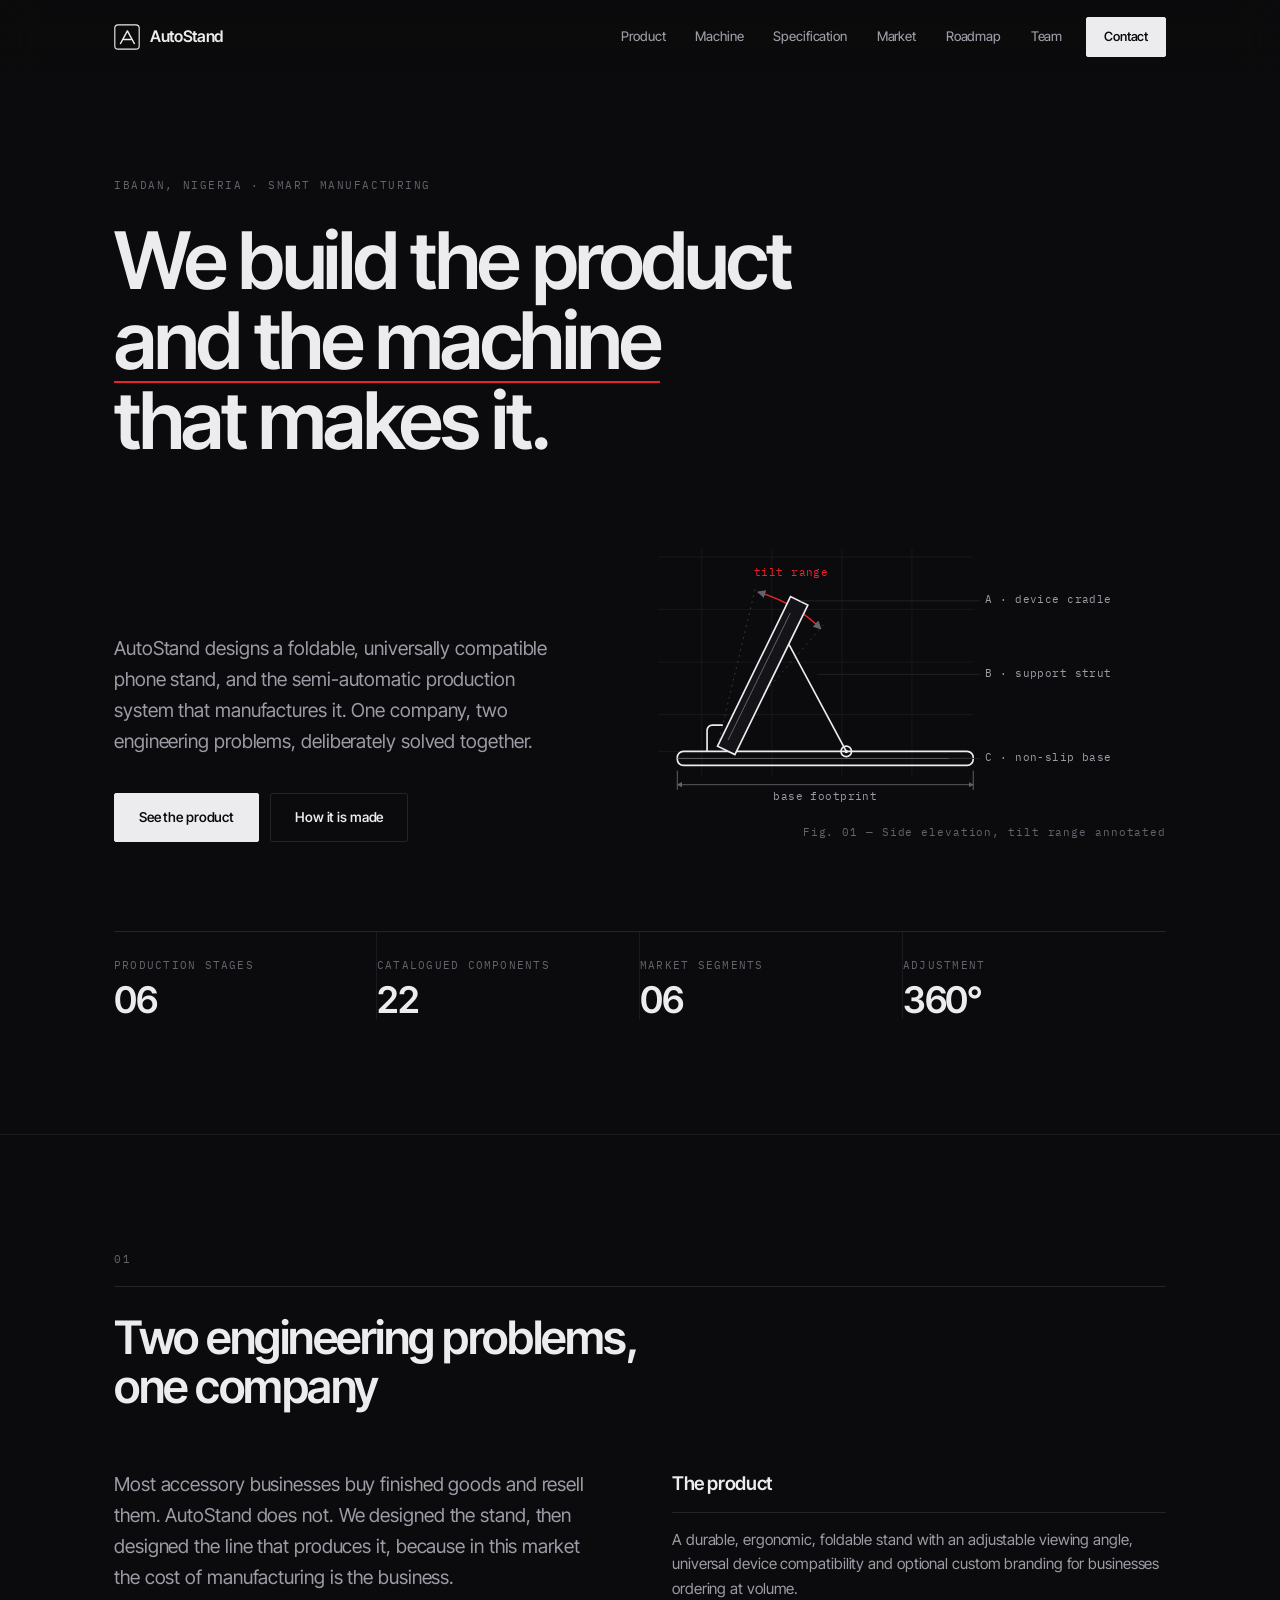
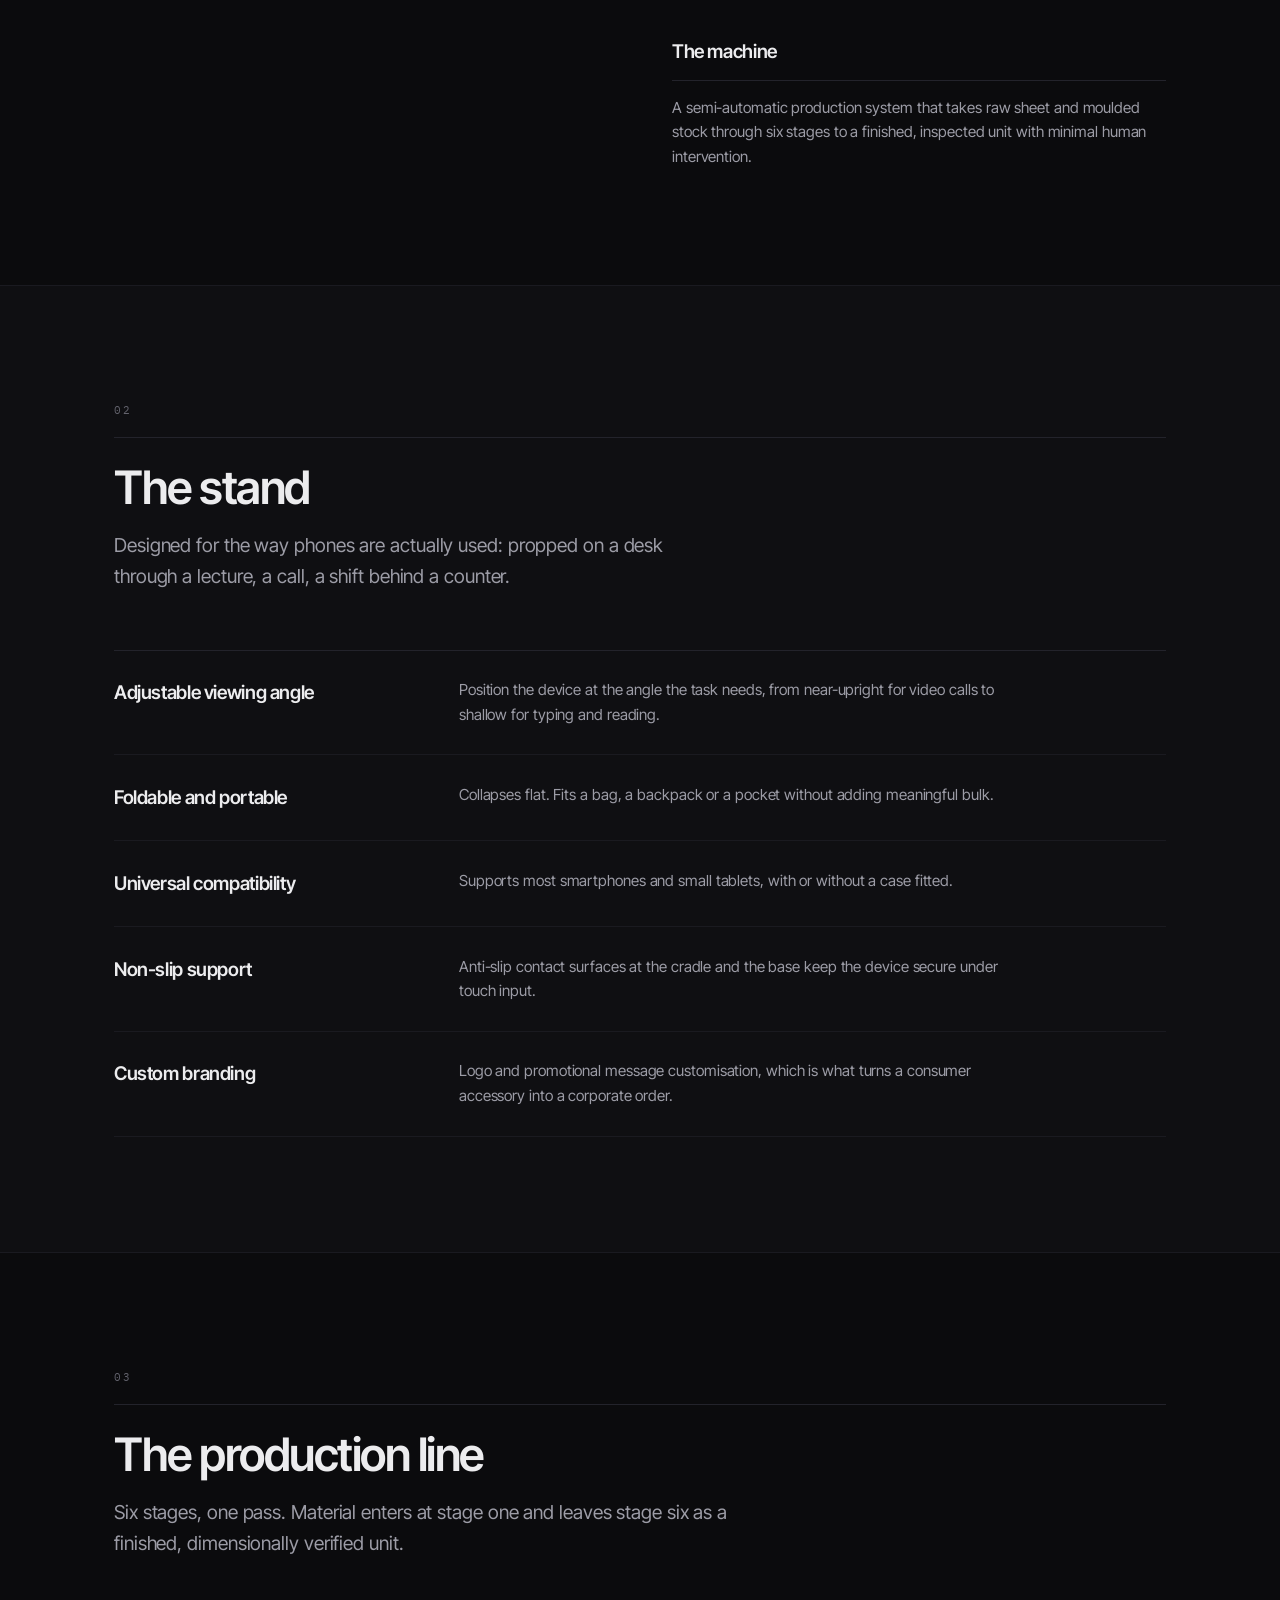
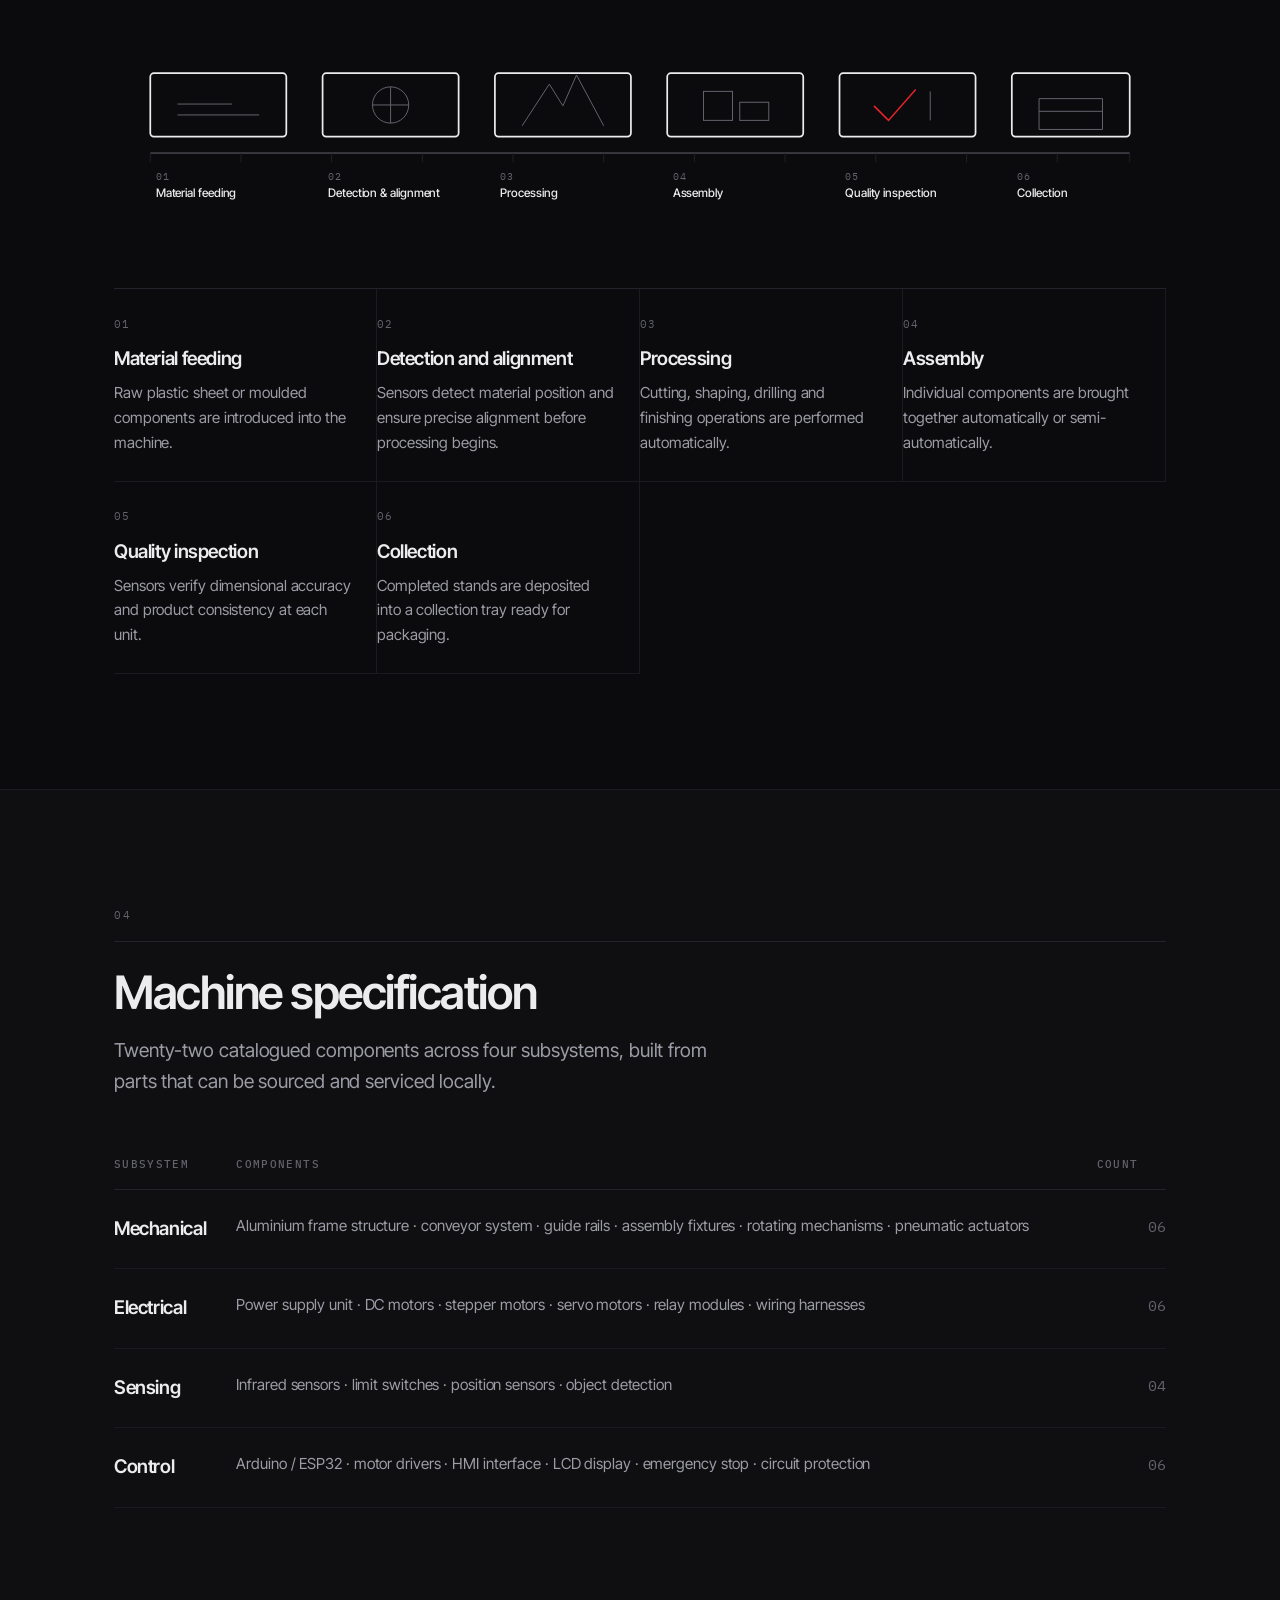
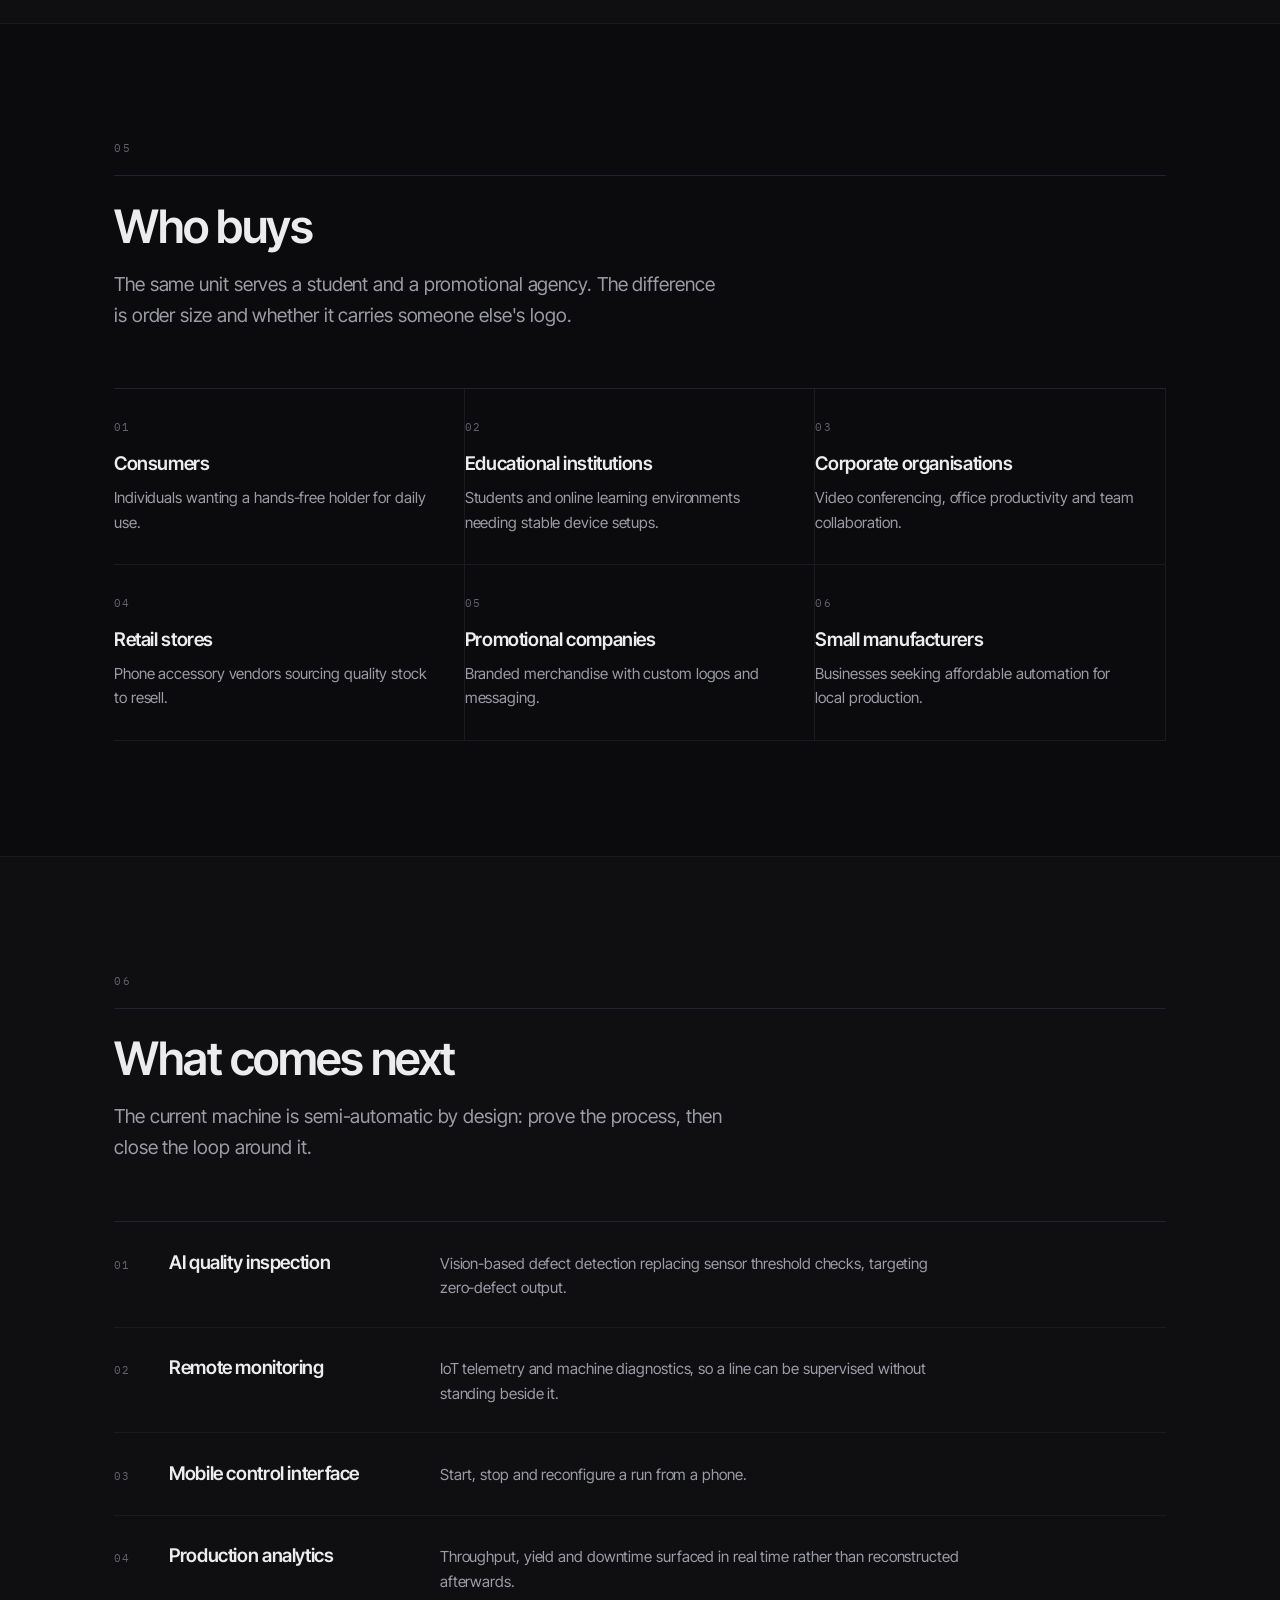
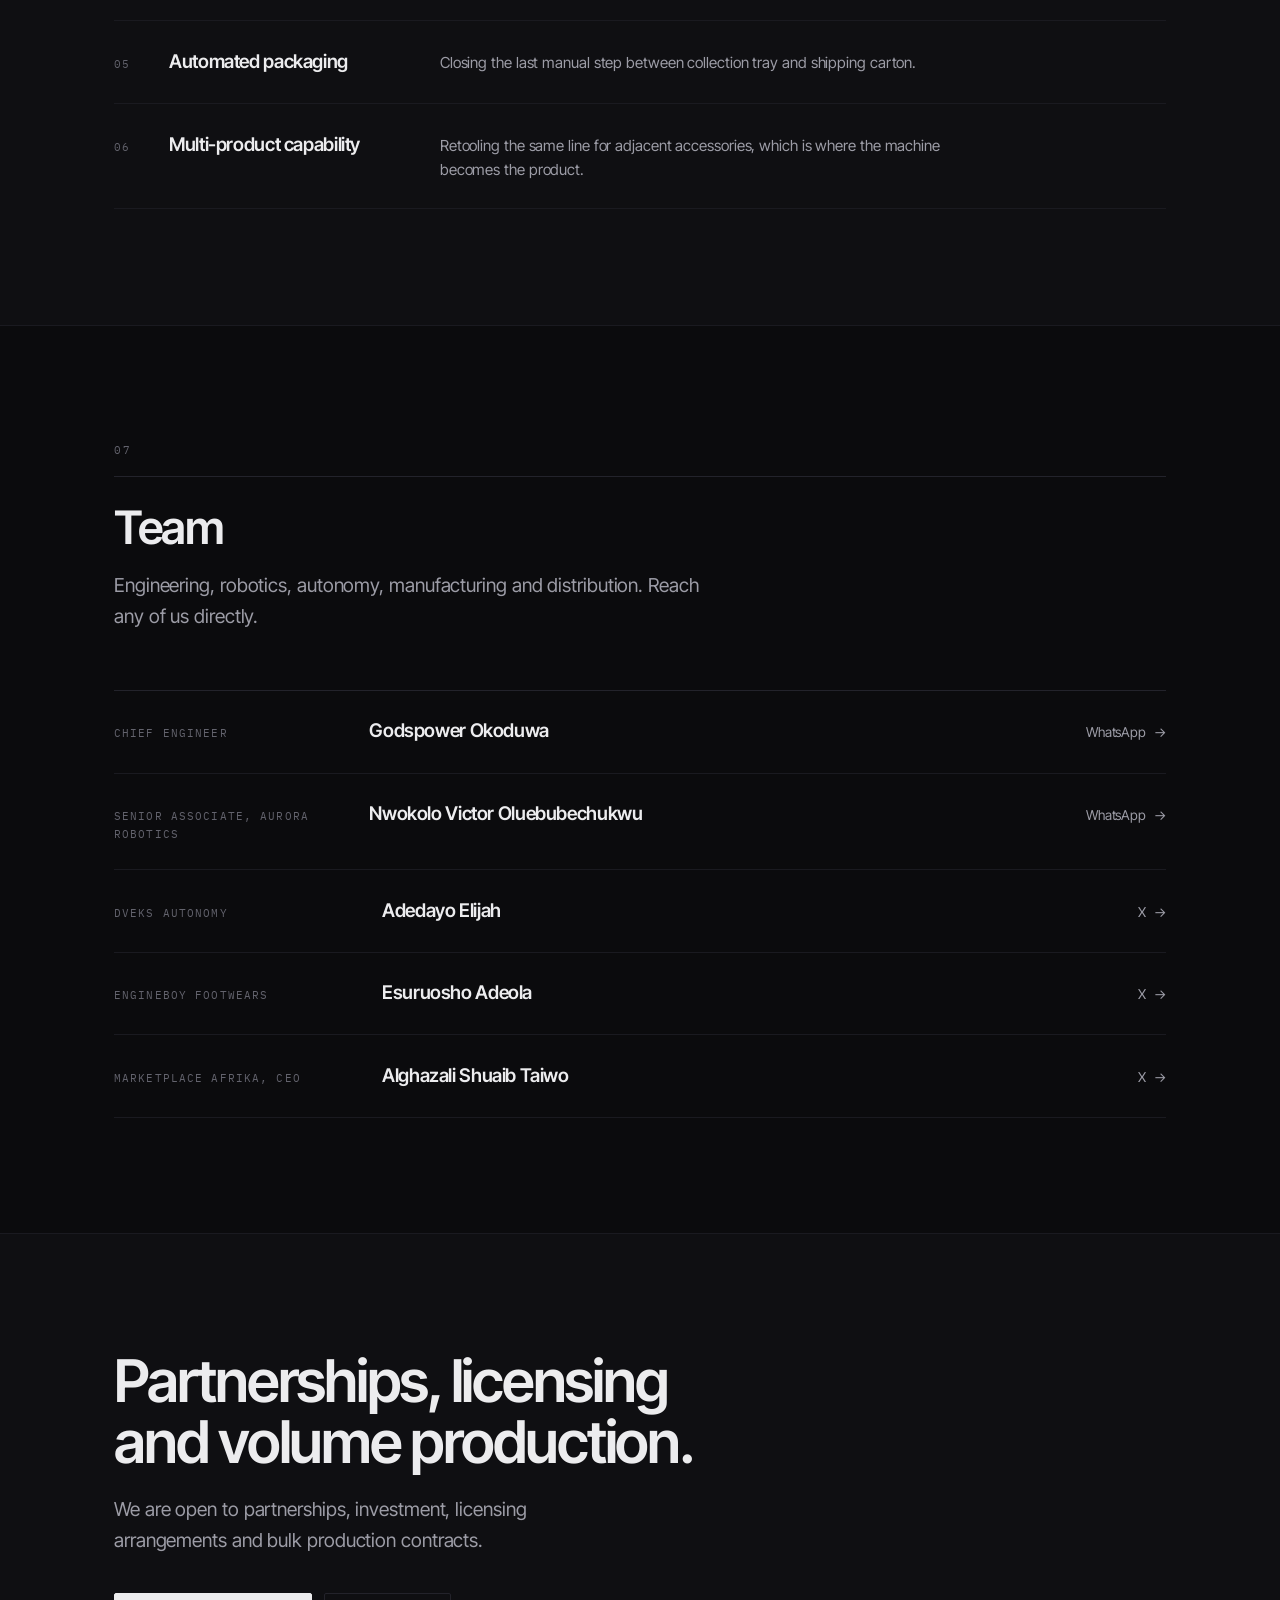
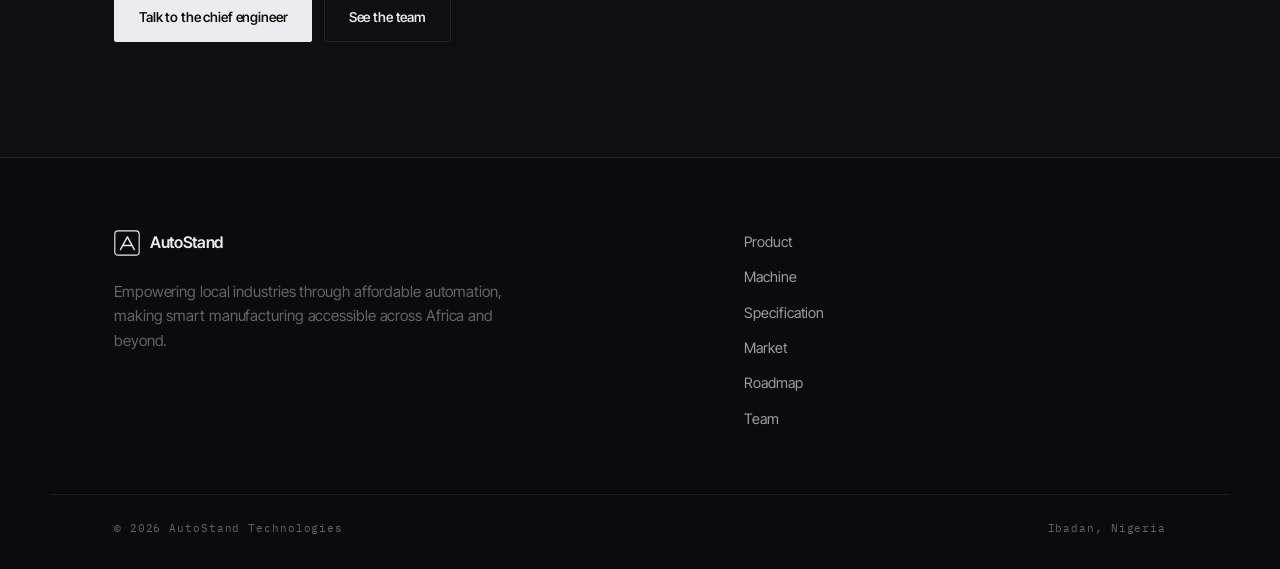
<file: index.html>
<!DOCTYPE html>
<html lang="en">
<head>
<meta charset="UTF-8">
<meta name="viewport" content="width=device-width, initial-scale=1">
<title>AutoStand Technologies — We build the product and the machine that makes it</title>

<meta name="description" content="AutoStand Technologies designs a foldable, universally compatible phone stand and the semi-automatic production system that manufactures it. Smart manufacturing for Africa and beyond.">
<meta name="theme-color" content="#0B0B0D">
<link rel="canonical" href="https://nevodesigns.github.io/autostand-technologies/">

<meta property="og:type" content="website">
<meta property="og:title" content="AutoStand Technologies">
<meta property="og:description" content="We build the product and the machine that makes it.">
<meta property="og:url" content="https://nevodesigns.github.io/autostand-technologies/">
<meta property="og:site_name" content="AutoStand Technologies">
<meta name="twitter:card" content="summary_large_image">
<meta name="twitter:title" content="AutoStand Technologies">
<meta name="twitter:description" content="We build the product and the machine that makes it.">

<link rel="icon" href="assets/img/favicon.svg" type="image/svg+xml">

<link rel="preconnect" href="https://fonts.googleapis.com">
<link rel="preconnect" href="https://fonts.gstatic.com" crossorigin>
<link href="https://fonts.googleapis.com/css2?family=Inter+Tight:wght@400;500;600;700&family=IBM+Plex+Mono:wght@400;500&display=swap" rel="stylesheet">

<link rel="stylesheet" href="assets/css/styles.css">
</head>
<body>

<a class="skip" href="#main">Skip to content</a>

<!-- ─────────────────────────── HEADER ─────────────────────────── -->
<header class="site-head" id="siteHead">
  <div class="head-in">
    <a class="wordmark" href="#top" aria-label="AutoStand Technologies, home">
      <img src="assets/img/logo.svg" alt="" class="wordmark__mark" width="26" height="26">
      <span class="wordmark__text">AutoStand</span>
    </a>

    <nav class="nav" aria-label="Primary">
      <ul id="navList">
        <li><a href="#product">Product</a></li>
        <li><a href="#machine">Machine</a></li>
        <li><a href="#spec">Specification</a></li>
        <li><a href="#market">Market</a></li>
        <li><a href="#roadmap">Roadmap</a></li>
        <li><a href="#team">Team</a></li>
      </ul>
    </nav>

    <a class="btn btn--sm" href="#contact">Contact</a>
    <button class="menu-btn" id="menuBtn" aria-label="Menu" aria-expanded="false" aria-controls="navList">
      <span></span><span></span>
    </button>
  </div>
  <div class="head-progress" id="progress" aria-hidden="true"></div>
</header>

<main id="main">

<!-- ─────────────────────────── HERO ─────────────────────────── -->
<section class="hero" id="top">
  <div class="shell">
    <p class="eyebrow">Ibadan, Nigeria &middot; Smart manufacturing</p>
    <h1 class="hero__title">
      We build the product<br>
      <span class="u">and the machine</span><br>
      that makes it.
    </h1>

    <div class="hero__lower">
      <div class="hero__copy">
        <p class="lede">
          AutoStand designs a foldable, universally compatible phone stand, and the
          semi-automatic production system that manufactures it. One company, two
          engineering problems, deliberately solved together.
        </p>
        <div class="hero__actions">
          <a class="btn" href="#product">See the product</a>
          <a class="btn btn--quiet" href="#machine">How it is made</a>
        </div>
      </div>

      <figure class="hero__fig">
        <svg viewBox="0 0 620 340" role="img" aria-labelledby="figTitle figDesc" class="drawing">
          <title id="figTitle">Side elevation of the AutoStand phone stand</title>
          <desc id="figDesc">Technical drawing: a device resting on an adjustable support strut above a non-slip base, with the tilt range shown between a steep and a shallow position.</desc>

          <defs>
            <marker id="arrow" viewBox="0 0 10 10" refX="9" refY="5"
                    markerWidth="6" markerHeight="6" orient="auto-start-reverse">
              <path d="M0 0 L10 5 L0 10 z" fill="currentColor"/>
            </marker>
          </defs>

          <g class="d-grid">
            <path d="M40 56 H400 M40 116 H400 M40 176 H400 M40 236 H400 M40 278 H400"/>
            <path d="M90 46 V306 M170 46 V306 M250 46 V306 M330 46 V306"/>
          </g>

          <!-- tilt range: ghosted extremes -->
          <g class="d-ghost">
            <path d="M108 272 L152 88"/>
            <path d="M108 272 L232 130"/>
          </g>
          <path class="d-accent" d="M154 96 A 168 168 0 0 1 226 138"
                marker-start="url(#arrow)" marker-end="url(#arrow)"/>
          <text class="d-label d-label--accent" x="192" y="78" text-anchor="middle">tilt range</text>

          <!-- base -->
          <rect class="d-solid" x="62" y="278" width="338" height="16" rx="7"/>
          <path class="d-hair" d="M62 286 H400"/>

          <!-- front lip -->
          <path class="d-solid" d="M96 278 V254 a6 6 0 0 1 6-6 h12"/>

          <!-- support strut -->
          <path class="d-solid" d="M255 278 L188 153"/>
          <circle class="d-solid" cx="255" cy="278" r="6"/>
          <circle class="d-dot" cx="255" cy="278" r="2"/>

          <!-- device -->
          <polygon class="d-phone" points="108,272 191.3,101.2 211.1,110.8 127.8,281.6"/>
          <path class="d-hair" d="M120 265 L191 120"/>

          <!-- leaders -->
          <g class="d-leader">
            <path d="M203 106 H408"/>
            <text class="d-label" x="414" y="109">A &middot; device cradle</text>
            <path d="M222 190 H408"/>
            <text class="d-label" x="414" y="193">B &middot; support strut</text>
            <path d="M372 286 H408"/>
            <text class="d-label" x="414" y="289">C &middot; non-slip base</text>
          </g>

          <!-- dimension -->
          <path class="d-dim" d="M62 316 H400" marker-start="url(#arrow)" marker-end="url(#arrow)"/>
          <path class="d-hair" d="M62 300 V322 M400 300 V322"/>
          <text class="d-label" x="231" y="334" text-anchor="middle">base footprint</text>
        </svg>
        <figcaption>Fig. 01 &mdash; Side elevation, tilt range annotated</figcaption>
      </figure>
    </div>
  </div>

  <div class="shell">
    <dl class="figures">
      <div><dt>Production stages</dt><dd>06</dd></div>
      <div><dt>Catalogued components</dt><dd>22</dd></div>
      <div><dt>Market segments</dt><dd>06</dd></div>
      <div><dt>Adjustment</dt><dd>360&deg;</dd></div>
    </dl>
  </div>
</section>

<!-- ─────────────────────────── THESIS ─────────────────────────── -->
<section class="band" id="thesis">
  <div class="shell">
    <header class="sec-head">
      <p class="sec-num">01</p>
      <h2 class="sec-title">Two engineering problems, one company</h2>
    </header>

    <div class="split">
      <p class="split__lead">
        Most accessory businesses buy finished goods and resell them. AutoStand
        does not. We designed the stand, then designed the line that produces it,
        because in this market the cost of manufacturing is the business.
      </p>
      <div class="split__body">
        <article class="thesis-item">
          <h3>The product</h3>
          <p>
            A durable, ergonomic, foldable stand with an adjustable viewing angle,
            universal device compatibility and optional custom branding for
            businesses ordering at volume.
          </p>
        </article>
        <article class="thesis-item">
          <h3>The machine</h3>
          <p>
            A semi-automatic production system that takes raw sheet and moulded
            stock through six stages to a finished, inspected unit with minimal
            human intervention.
          </p>
        </article>
      </div>
    </div>
  </div>
</section>

<!-- ─────────────────────────── PRODUCT ─────────────────────────── -->
<section class="band band--alt" id="product">
  <div class="shell">
    <header class="sec-head">
      <p class="sec-num">02</p>
      <h2 class="sec-title">The stand</h2>
      <p class="sec-lede">
        Designed for the way phones are actually used: propped on a desk through a
        lecture, a call, a shift behind a counter.
      </p>
    </header>

    <dl class="deflist">
      <div class="deflist__row">
        <dt>Adjustable viewing angle</dt>
        <dd>Position the device at the angle the task needs, from near-upright for video calls to shallow for typing and reading.</dd>
      </div>
      <div class="deflist__row">
        <dt>Foldable and portable</dt>
        <dd>Collapses flat. Fits a bag, a backpack or a pocket without adding meaningful bulk.</dd>
      </div>
      <div class="deflist__row">
        <dt>Universal compatibility</dt>
        <dd>Supports most smartphones and small tablets, with or without a case fitted.</dd>
      </div>
      <div class="deflist__row">
        <dt>Non-slip support</dt>
        <dd>Anti-slip contact surfaces at the cradle and the base keep the device secure under touch input.</dd>
      </div>
      <div class="deflist__row">
        <dt>Custom branding</dt>
        <dd>Logo and promotional message customisation, which is what turns a consumer accessory into a corporate order.</dd>
      </div>
    </dl>
  </div>
</section>

<!-- ─────────────────────────── MACHINE ─────────────────────────── -->
<section class="band" id="machine">
  <div class="shell">
    <header class="sec-head">
      <p class="sec-num">03</p>
      <h2 class="sec-title">The production line</h2>
      <p class="sec-lede">
        Six stages, one pass. Material enters at stage one and leaves stage six as
        a finished, dimensionally verified unit.
      </p>
    </header>

    <div class="flow-scroll">
      <svg viewBox="0 0 1160 220" role="img" aria-label="Six stage production flow: material feeding, detection and alignment, processing, assembly, quality inspection, product collection" class="drawing flow">
        <path class="d-hair" d="M40 150 H1120"/>
        <g class="d-tick">
          <path d="M40 150 v10 M140 150 v10 M240 150 v10 M340 150 v10 M440 150 v10 M540 150 v10 M640 150 v10 M740 150 v10 M840 150 v10 M940 150 v10 M1040 150 v10 M1120 150 v10"/>
        </g>

        <g class="flow-stage">
          <rect class="d-solid" x="40" y="62" width="150" height="70" rx="4"/>
          <path class="d-hair" d="M70 108 h90 M70 96 h60"/>
          <text class="d-num" x="46" y="180">01</text>
          <text class="d-cap" x="46" y="198">Material feeding</text>
        </g>
        <g class="flow-stage">
          <rect class="d-solid" x="230" y="62" width="150" height="70" rx="4"/>
          <circle class="d-hair" cx="305" cy="97" r="20"/>
          <path class="d-hair" d="M305 77 v40 M285 97 h40"/>
          <text class="d-num" x="236" y="180">02</text>
          <text class="d-cap" x="236" y="198">Detection &amp; alignment</text>
        </g>
        <g class="flow-stage">
          <rect class="d-solid" x="420" y="62" width="150" height="70" rx="4"/>
          <path class="d-hair" d="M450 120 l30 -46 l15 24 l15 -34 l30 56"/>
          <text class="d-num" x="426" y="180">03</text>
          <text class="d-cap" x="426" y="198">Processing</text>
        </g>
        <g class="flow-stage">
          <rect class="d-solid" x="610" y="62" width="150" height="70" rx="4"/>
          <rect class="d-hair" x="650" y="82" width="32" height="32"/>
          <rect class="d-hair" x="690" y="94" width="32" height="20"/>
          <text class="d-num" x="616" y="180">04</text>
          <text class="d-cap" x="616" y="198">Assembly</text>
        </g>
        <g class="flow-stage">
          <rect class="d-solid" x="800" y="62" width="150" height="70" rx="4"/>
          <path class="d-accent" d="M838 98 l16 16 l30 -34"/>
          <path class="d-hair" d="M900 82 v32"/>
          <text class="d-num" x="806" y="180">05</text>
          <text class="d-cap" x="806" y="198">Quality inspection</text>
        </g>
        <g class="flow-stage">
          <rect class="d-solid" x="990" y="62" width="130" height="70" rx="4"/>
          <path class="d-hair" d="M1020 90 h70 v34 h-70 z M1020 104 h70"/>
          <text class="d-num" x="996" y="180">06</text>
          <text class="d-cap" x="996" y="198">Collection</text>
        </g>
      </svg>
    </div>

    <ol class="stages">
      <li><h3>Material feeding</h3><p>Raw plastic sheet or moulded components are introduced into the machine.</p></li>
      <li><h3>Detection and alignment</h3><p>Sensors detect material position and ensure precise alignment before processing begins.</p></li>
      <li><h3>Processing</h3><p>Cutting, shaping, drilling and finishing operations are performed automatically.</p></li>
      <li><h3>Assembly</h3><p>Individual components are brought together automatically or semi-automatically.</p></li>
      <li><h3>Quality inspection</h3><p>Sensors verify dimensional accuracy and product consistency at each unit.</p></li>
      <li><h3>Collection</h3><p>Completed stands are deposited into a collection tray ready for packaging.</p></li>
    </ol>
  </div>
</section>

<!-- ─────────────────────────── SPEC ─────────────────────────── -->
<section class="band band--alt" id="spec">
  <div class="shell">
    <header class="sec-head">
      <p class="sec-num">04</p>
      <h2 class="sec-title">Machine specification</h2>
      <p class="sec-lede">
        Twenty-two catalogued components across four subsystems, built from parts
        that can be sourced and serviced locally.
      </p>
    </header>

    <div class="table-scroll">
      <table class="spec">
        <caption class="sr-only">Machine components by subsystem</caption>
        <thead>
          <tr><th scope="col">Subsystem</th><th scope="col">Components</th><th scope="col">Count</th></tr>
        </thead>
        <tbody>
          <tr>
            <th scope="row">Mechanical</th>
            <td>Aluminium frame structure · conveyor system · guide rails · assembly fixtures · rotating mechanisms · pneumatic actuators</td>
            <td class="num">06</td>
          </tr>
          <tr>
            <th scope="row">Electrical</th>
            <td>Power supply unit · DC motors · stepper motors · servo motors · relay modules · wiring harnesses</td>
            <td class="num">06</td>
          </tr>
          <tr>
            <th scope="row">Sensing</th>
            <td>Infrared sensors · limit switches · position sensors · object detection</td>
            <td class="num">04</td>
          </tr>
          <tr>
            <th scope="row">Control</th>
            <td>Arduino / ESP32 · motor drivers · HMI interface · LCD display · emergency stop · circuit protection</td>
            <td class="num">06</td>
          </tr>
        </tbody>
      </table>
    </div>
  </div>
</section>

<!-- ─────────────────────────── MARKET ─────────────────────────── -->
<section class="band" id="market">
  <div class="shell">
    <header class="sec-head">
      <p class="sec-num">05</p>
      <h2 class="sec-title">Who buys</h2>
      <p class="sec-lede">
        The same unit serves a student and a promotional agency. The difference is
        order size and whether it carries someone else's logo.
      </p>
    </header>

    <ul class="segments">
      <li><span class="segments__n">01</span><h3>Consumers</h3><p>Individuals wanting a hands-free holder for daily use.</p></li>
      <li><span class="segments__n">02</span><h3>Educational institutions</h3><p>Students and online learning environments needing stable device setups.</p></li>
      <li><span class="segments__n">03</span><h3>Corporate organisations</h3><p>Video conferencing, office productivity and team collaboration.</p></li>
      <li><span class="segments__n">04</span><h3>Retail stores</h3><p>Phone accessory vendors sourcing quality stock to resell.</p></li>
      <li><span class="segments__n">05</span><h3>Promotional companies</h3><p>Branded merchandise with custom logos and messaging.</p></li>
      <li><span class="segments__n">06</span><h3>Small manufacturers</h3><p>Businesses seeking affordable automation for local production.</p></li>
    </ul>
  </div>
</section>

<!-- ─────────────────────────── ROADMAP ─────────────────────────── -->
<section class="band band--alt" id="roadmap">
  <div class="shell">
    <header class="sec-head">
      <p class="sec-num">06</p>
      <h2 class="sec-title">What comes next</h2>
      <p class="sec-lede">
        The current machine is semi-automatic by design: prove the process, then
        close the loop around it.
      </p>
    </header>

    <ol class="roadmap">
      <li><h3>AI quality inspection</h3><p>Vision-based defect detection replacing sensor threshold checks, targeting zero-defect output.</p></li>
      <li><h3>Remote monitoring</h3><p>IoT telemetry and machine diagnostics, so a line can be supervised without standing beside it.</p></li>
      <li><h3>Mobile control interface</h3><p>Start, stop and reconfigure a run from a phone.</p></li>
      <li><h3>Production analytics</h3><p>Throughput, yield and downtime surfaced in real time rather than reconstructed afterwards.</p></li>
      <li><h3>Automated packaging</h3><p>Closing the last manual step between collection tray and shipping carton.</p></li>
      <li><h3>Multi-product capability</h3><p>Retooling the same line for adjacent accessories, which is where the machine becomes the product.</p></li>
    </ol>
  </div>
</section>

<!-- ─────────────────────────── TEAM ─────────────────────────── -->
<section class="band" id="team">
  <div class="shell">
    <header class="sec-head">
      <p class="sec-num">07</p>
      <h2 class="sec-title">Team</h2>
      <p class="sec-lede">
        Engineering, robotics, autonomy, manufacturing and distribution. Reach any
        of us directly.
      </p>
    </header>

    <ul class="people">
      <li>
        <a href="https://wa.me/qr/3ISP6P4NGU7WG1" target="_blank" rel="noopener noreferrer">
          <span class="people__role">Chief Engineer</span>
          <span class="people__name">Godspower Okoduwa</span>
          <span class="people__link">WhatsApp <i aria-hidden="true">&rarr;</i></span>
        </a>
      </li>
      <li>
        <a href="https://wa.me/message/TCRGVFSIQB46E1" target="_blank" rel="noopener noreferrer">
          <span class="people__role">Senior Associate, Aurora Robotics</span>
          <span class="people__name">Nwokolo Victor Oluebubechukwu</span>
          <span class="people__link">WhatsApp <i aria-hidden="true">&rarr;</i></span>
        </a>
      </li>
      <li>
        <a href="https://x.com/adedayofagey" target="_blank" rel="noopener noreferrer">
          <span class="people__role">DVEKS Autonomy</span>
          <span class="people__name">Adedayo Elijah</span>
          <span class="people__link">X <i aria-hidden="true">&rarr;</i></span>
        </a>
      </li>
      <li>
        <a href="https://x.com/ThatGuy_OnChain" target="_blank" rel="noopener noreferrer">
          <span class="people__role">EngineBoy Footwears</span>
          <span class="people__name">Esuruosho Adeola</span>
          <span class="people__link">X <i aria-hidden="true">&rarr;</i></span>
        </a>
      </li>
      <li>
        <a href="https://x.com/AlghazaliTaiwo" target="_blank" rel="noopener noreferrer">
          <span class="people__role">Marketplace Afrika, CEO</span>
          <span class="people__name">Alghazali Shuaib Taiwo</span>
          <span class="people__link">X <i aria-hidden="true">&rarr;</i></span>
        </a>
      </li>
    </ul>
  </div>
</section>

<!-- ─────────────────────────── CONTACT ─────────────────────────── -->
<section class="band band--end" id="contact">
  <div class="shell contact">
    <h2 class="contact__title">Partnerships, licensing<br>and volume production.</h2>
    <p class="contact__lede">
      We are open to partnerships, investment, licensing arrangements and bulk
      production contracts.
    </p>
    <div class="contact__actions">
      <a class="btn" href="https://wa.me/qr/3ISP6P4NGU7WG1" target="_blank" rel="noopener noreferrer">Talk to the chief engineer</a>
      <a class="btn btn--quiet" href="#team">See the team</a>
    </div>
  </div>
</section>

</main>

<!-- ─────────────────────────── FOOTER ─────────────────────────── -->
<footer class="site-foot">
  <div class="shell foot-in">
    <div class="foot-brand">
      <a class="wordmark" href="#top" aria-label="AutoStand Technologies">
        <img src="assets/img/logo.svg" alt="" class="wordmark__mark" width="24" height="24">
        <span class="wordmark__text">AutoStand</span>
      </a>
      <p>Empowering local industries through affordable automation, making smart manufacturing accessible across Africa and beyond.</p>
    </div>
    <nav class="foot-nav" aria-label="Footer">
      <a href="#product">Product</a>
      <a href="#machine">Machine</a>
      <a href="#spec">Specification</a>
      <a href="#market">Market</a>
      <a href="#roadmap">Roadmap</a>
      <a href="#team">Team</a>
    </nav>
  </div>
  <div class="shell foot-base">
    <span>&copy; 2026 AutoStand Technologies</span>
    <span>Ibadan, Nigeria</span>
  </div>
</footer>

<script src="assets/js/main.js" defer></script>
</body>
</html>
</file>
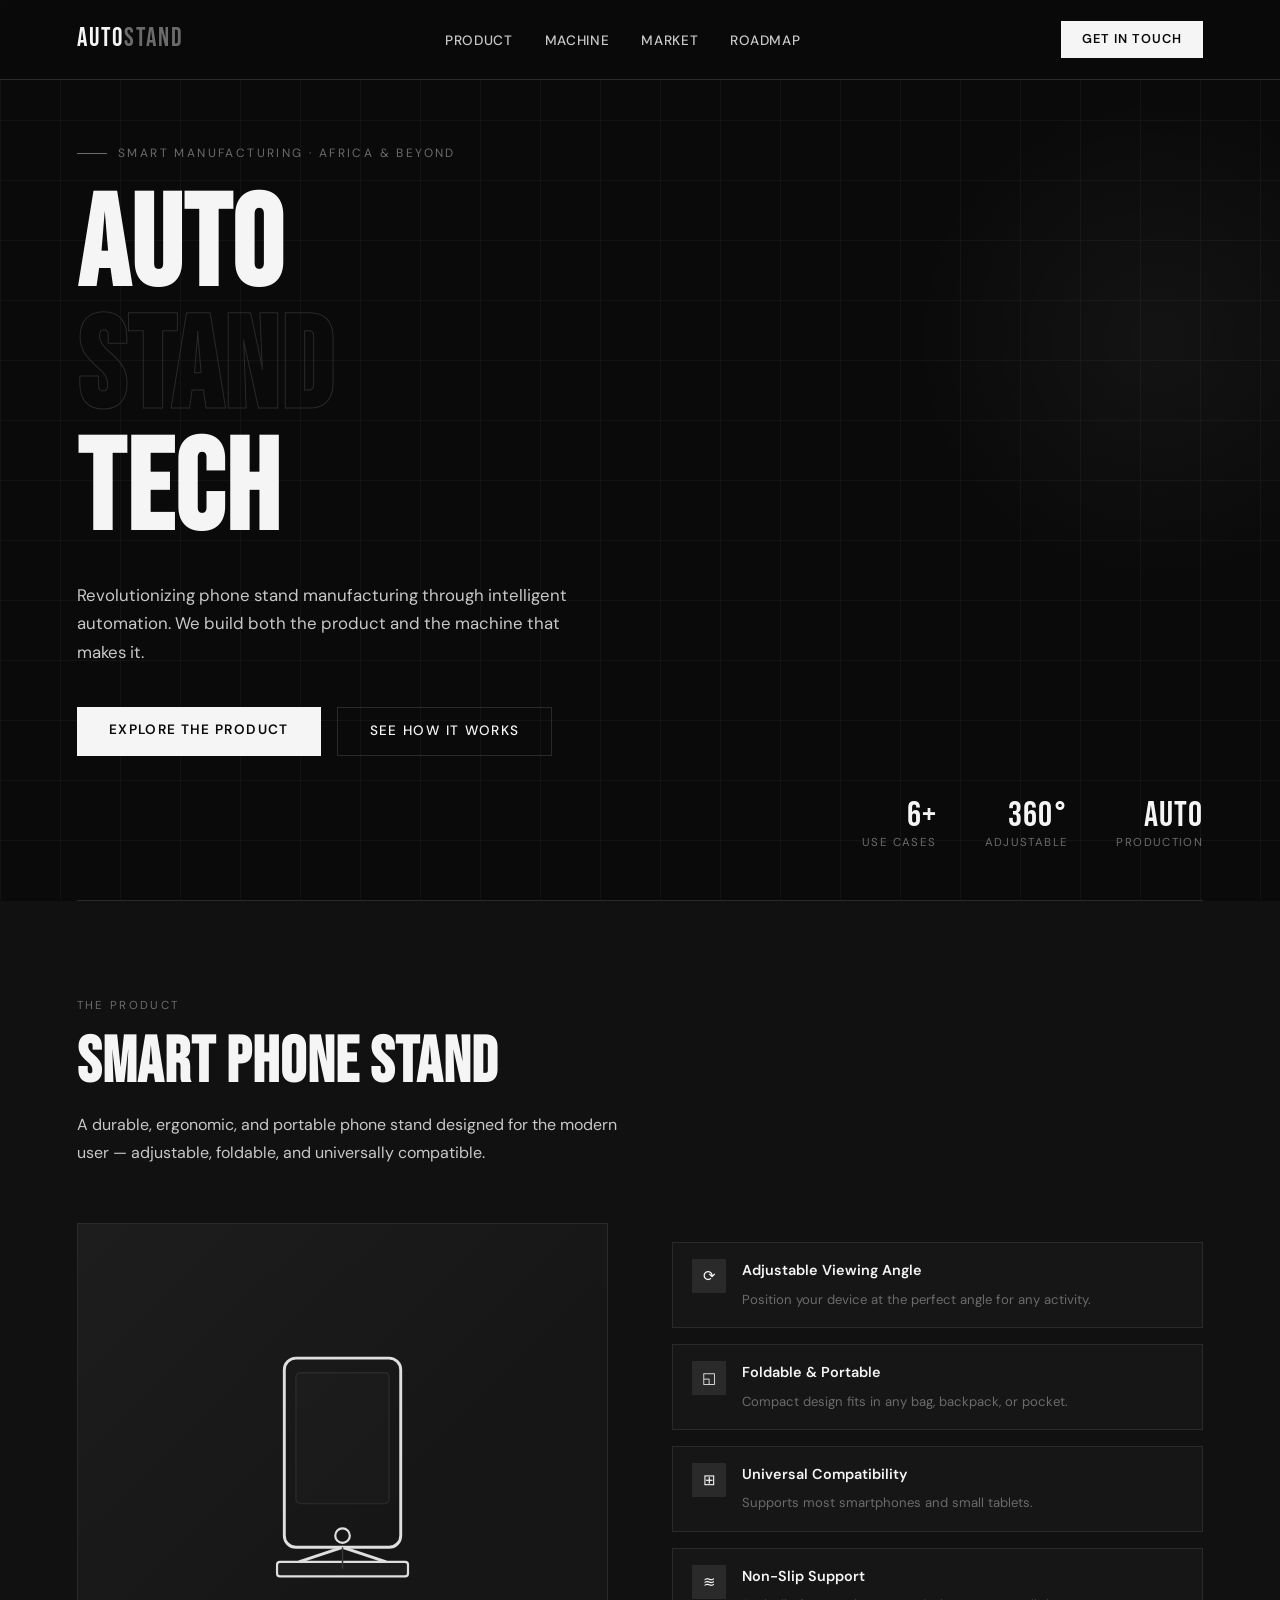
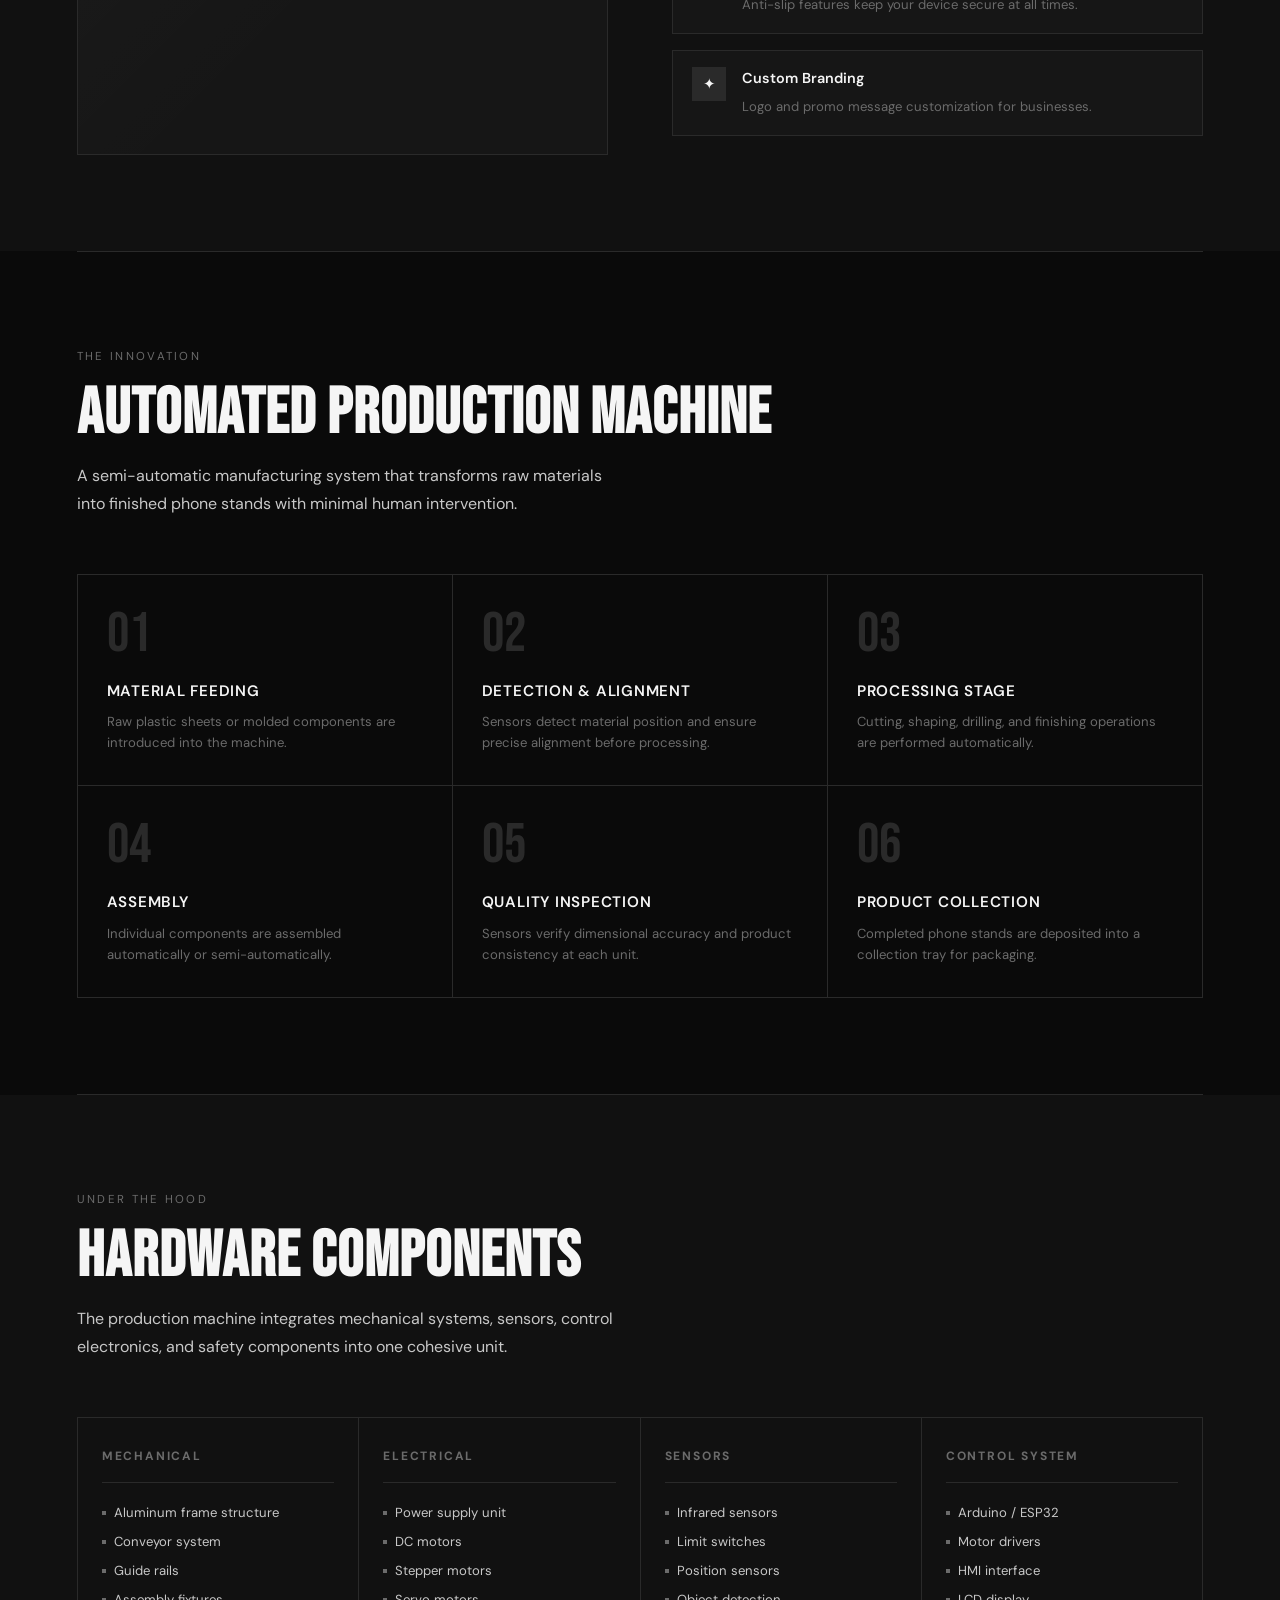
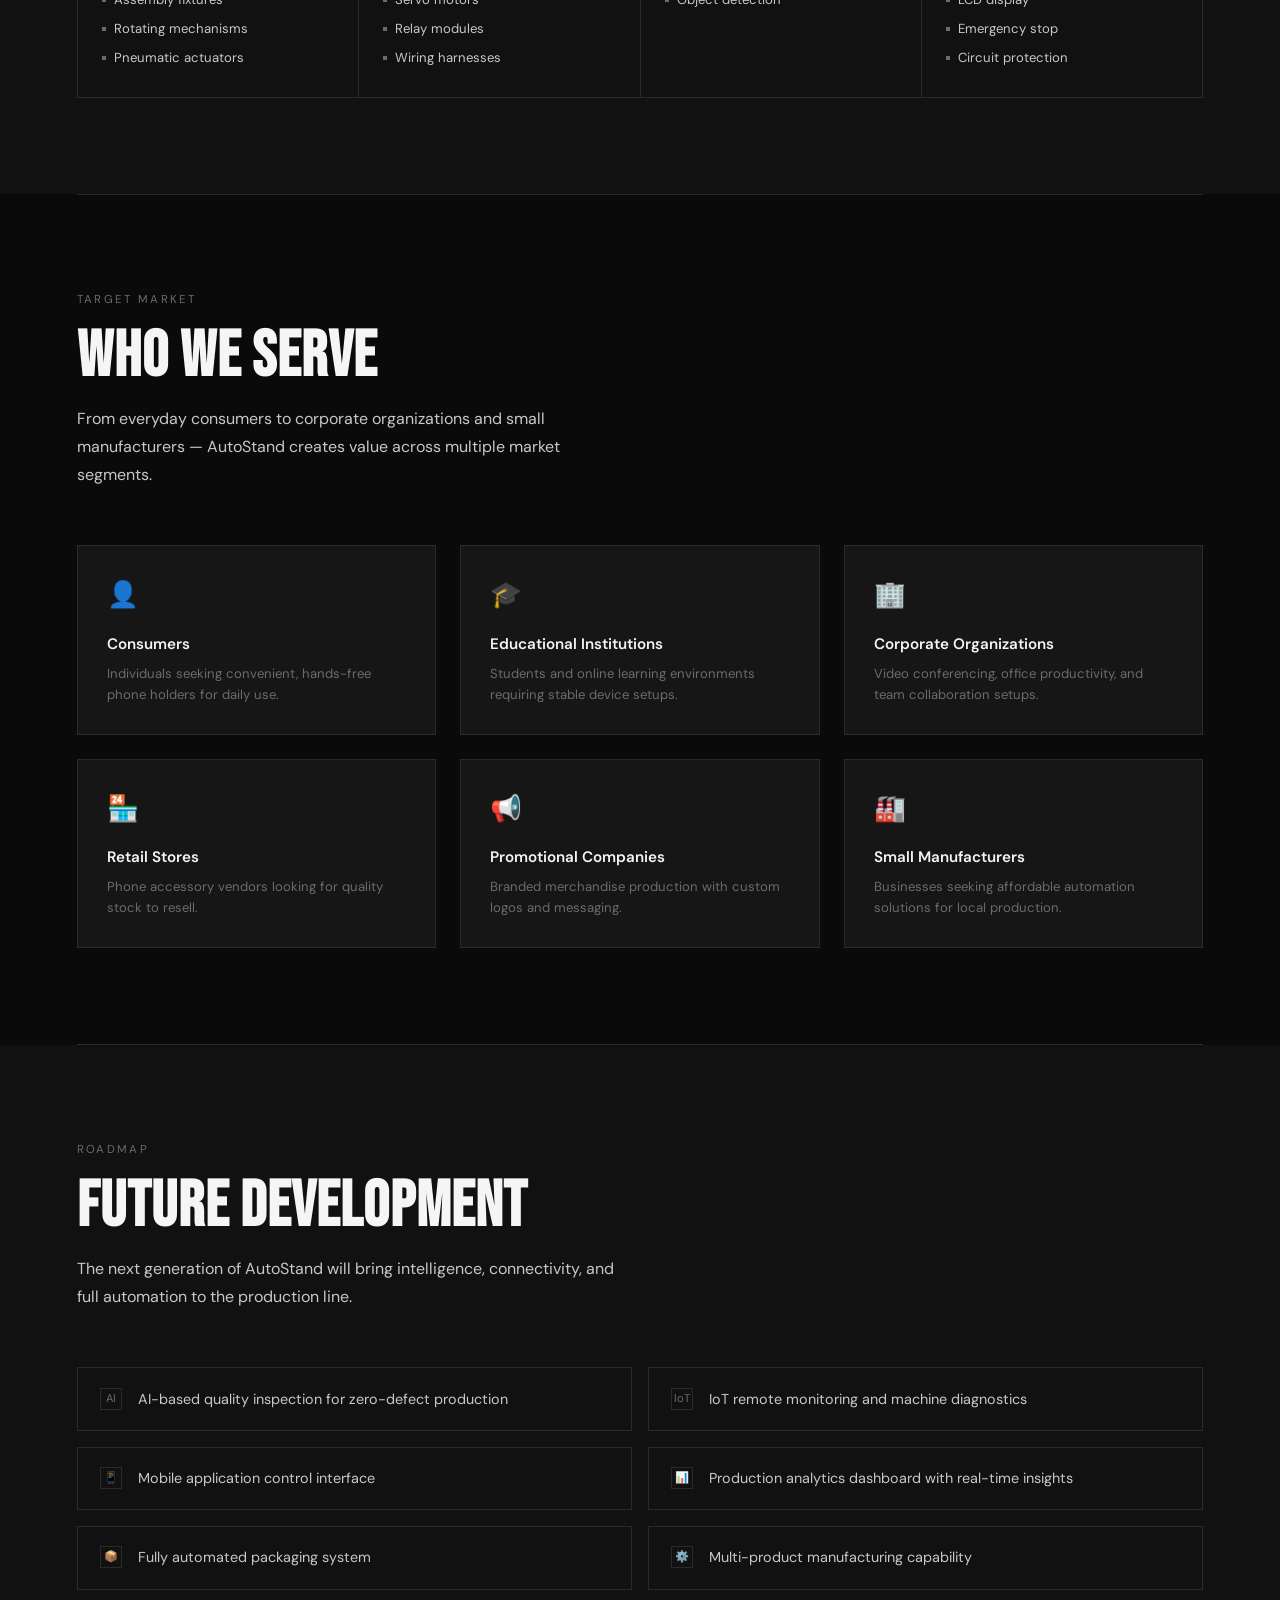
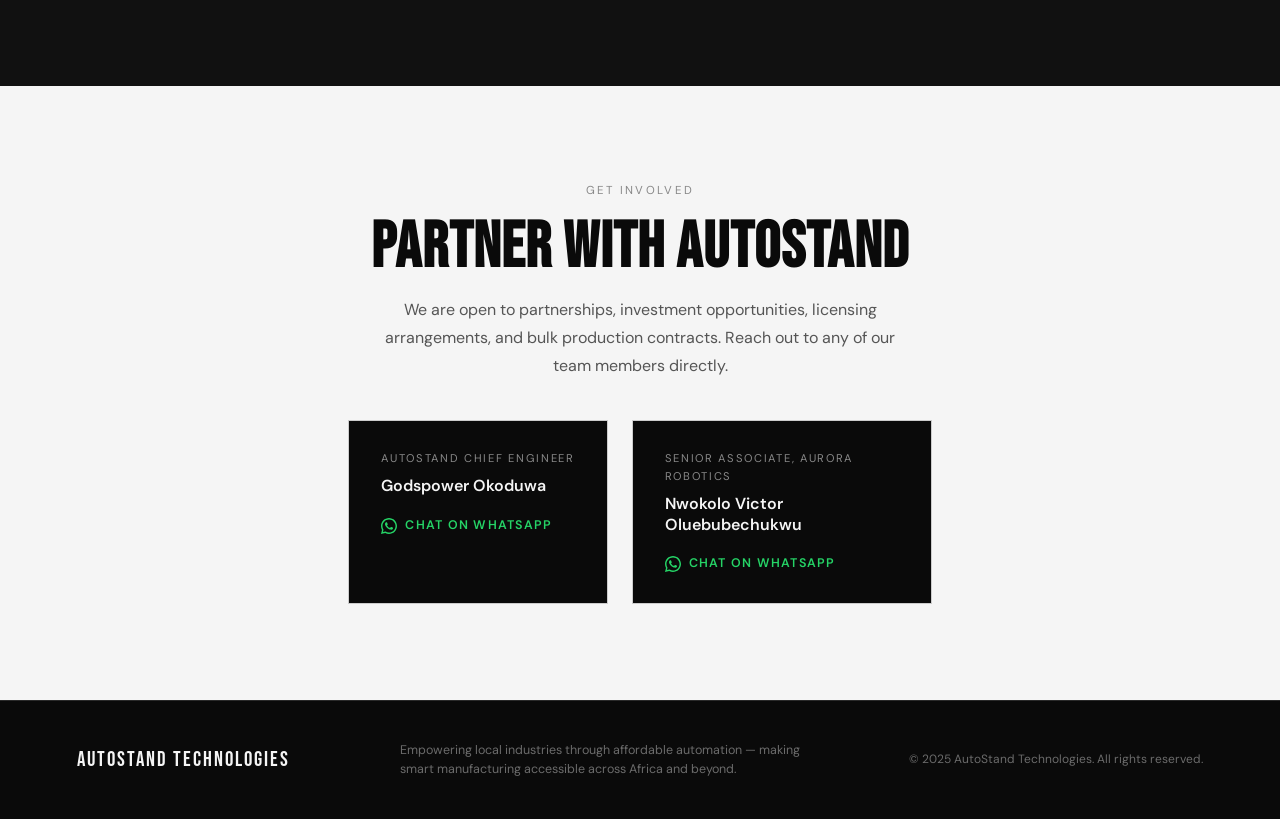
<file: autostand-technologies.html>
<!DOCTYPE html>
<html lang="en">
<head>
  <meta charset="UTF-8" />
  <meta name="viewport" content="width=device-width, initial-scale=1.0" />
  <title>AutoStand Technologies</title>
  <link href="https://fonts.googleapis.com/css2?family=Bebas+Neue&family=DM+Sans:wght@300;400;500;600&display=swap" rel="stylesheet" />
  <style>
    *, *::before, *::after { box-sizing: border-box; margin: 0; padding: 0; }

    :root {
      --black: #0a0a0a;
      --dark: #111111;
      --card: #161616;
      --border: #2a2a2a;
      --white: #f5f5f5;
      --off-white: #c8c8c8;
      --muted: #6b6b6b;
      --accent: #ffffff;
    }

    html { scroll-behavior: smooth; }

    body {
      background: var(--black);
      color: var(--white);
      font-family: 'DM Sans', sans-serif;
      font-weight: 400;
      line-height: 1.6;
      overflow-x: hidden;
    }

    /* ── NAV ── */
    nav {
      position: fixed; top: 0; width: 100%; z-index: 100;
      display: flex; align-items: center; justify-content: space-between;
      padding: 1.2rem 6%;
      background: rgba(10,10,10,0.85);
      backdrop-filter: blur(12px);
      border-bottom: 1px solid var(--border);
    }
    .logo {
      font-family: 'Bebas Neue', sans-serif;
      font-size: 1.6rem;
      letter-spacing: 2px;
      color: var(--white);
      text-decoration: none;
    }
    .logo span { color: var(--muted); }
    .nav-links { display: flex; gap: 2rem; list-style: none; }
    .nav-links a {
      color: var(--off-white); text-decoration: none;
      font-size: 0.85rem; font-weight: 500; letter-spacing: 0.05em;
      text-transform: uppercase; transition: color 0.2s;
    }
    .nav-links a:hover { color: var(--white); }
    .nav-cta {
      background: var(--white); color: var(--black);
      padding: 0.5rem 1.3rem; font-size: 0.8rem;
      font-weight: 600; text-transform: uppercase;
      letter-spacing: 0.08em; border: none; cursor: pointer;
      transition: background 0.2s, color 0.2s; text-decoration: none;
    }
    .nav-cta:hover { background: var(--off-white); }

    /* ── HERO ── */
    #hero {
      min-height: 100vh;
      display: flex; flex-direction: column;
      justify-content: center;
      padding: 0 6%;
      position: relative;
      overflow: hidden;
    }
    .hero-grid-bg {
      position: absolute; inset: 0;
      background-image:
        linear-gradient(var(--border) 1px, transparent 1px),
        linear-gradient(90deg, var(--border) 1px, transparent 1px);
      background-size: 60px 60px;
      opacity: 0.3;
    }
    .hero-glow {
      position: absolute; top: 10%; right: -10%;
      width: 500px; height: 500px;
      background: radial-gradient(circle, rgba(255,255,255,0.04) 0%, transparent 70%);
      pointer-events: none;
    }
    .hero-tag {
      font-size: 0.75rem; text-transform: uppercase; letter-spacing: 0.2em;
      color: var(--muted); margin-bottom: 1.5rem;
      display: flex; align-items: center; gap: 0.7rem;
    }
    .hero-tag::before {
      content: ''; display: block;
      width: 30px; height: 1px; background: var(--muted);
    }
    h1 {
      font-family: 'Bebas Neue', sans-serif;
      font-size: clamp(3.5rem, 10vw, 8rem);
      line-height: 0.95;
      letter-spacing: 2px;
      color: var(--white);
      position: relative; z-index: 1;
    }
    h1 .outline {
      -webkit-text-stroke: 1px var(--border);
      color: transparent;
    }
    .hero-sub {
      max-width: 520px;
      color: var(--off-white);
      font-size: 1.05rem;
      line-height: 1.7;
      margin: 1.8rem 0 2.5rem;
      position: relative; z-index: 1;
    }
    .hero-actions { display: flex; gap: 1rem; flex-wrap: wrap; position: relative; z-index: 1; }
    .btn-primary {
      background: var(--white); color: var(--black);
      padding: 0.8rem 2rem; font-size: 0.85rem;
      font-weight: 600; text-transform: uppercase;
      letter-spacing: 0.1em; border: none; cursor: pointer;
      text-decoration: none; transition: background 0.2s;
      display: inline-block;
    }
    .btn-primary:hover { background: var(--off-white); }
    .btn-outline {
      background: transparent; color: var(--white);
      padding: 0.8rem 2rem; font-size: 0.85rem;
      font-weight: 500; text-transform: uppercase;
      letter-spacing: 0.1em; border: 1px solid var(--border);
      cursor: pointer; text-decoration: none; transition: border-color 0.2s;
      display: inline-block;
    }
    .btn-outline:hover { border-color: var(--off-white); }
    .hero-stats {
      position: absolute; bottom: 3rem; right: 6%;
      display: flex; gap: 3rem;
    }
    .stat { text-align: right; }
    .stat-num {
      font-family: 'Bebas Neue', sans-serif;
      font-size: 2.2rem; letter-spacing: 1px;
      color: var(--white); line-height: 1;
    }
    .stat-label {
      font-size: 0.72rem; text-transform: uppercase;
      letter-spacing: 0.12em; color: var(--muted);
    }

    /* ── SECTIONS ── */
    section { padding: 6rem 6%; }
    .section-tag {
      font-size: 0.72rem; text-transform: uppercase;
      letter-spacing: 0.2em; color: var(--muted);
      margin-bottom: 1rem;
    }
    h2 {
      font-family: 'Bebas Neue', sans-serif;
      font-size: clamp(2.2rem, 5vw, 4rem);
      letter-spacing: 1px; line-height: 1;
      margin-bottom: 1rem;
    }
    .section-intro {
      color: var(--off-white); max-width: 540px;
      font-size: 1rem; line-height: 1.75;
      margin-bottom: 3.5rem;
    }

    /* ── DIVIDER ── */
    .divider {
      height: 1px; background: var(--border);
      margin: 0 6%;
    }

    /* ── PRODUCT ── */
    #product { background: var(--dark); }
    .product-grid {
      display: grid;
      grid-template-columns: 1fr 1fr;
      gap: 4rem; align-items: center;
    }
    .product-visual {
      aspect-ratio: 1;
      background: var(--card);
      border: 1px solid var(--border);
      display: flex; align-items: center; justify-content: center;
      position: relative; overflow: hidden;
    }
    .product-visual svg { width: 55%; opacity: 0.9; }
    .product-visual::after {
      content: '';
      position: absolute; inset: 0;
      background: linear-gradient(135deg, rgba(255,255,255,0.03) 0%, transparent 60%);
    }
    .features-list { list-style: none; display: flex; flex-direction: column; gap: 1rem; }
    .features-list li {
      display: flex; gap: 1rem; align-items: flex-start;
      padding: 1rem 1.2rem;
      border: 1px solid var(--border);
      background: var(--card);
      transition: border-color 0.2s;
    }
    .features-list li:hover { border-color: #444; }
    .feat-icon {
      width: 34px; height: 34px; flex-shrink: 0;
      background: var(--border);
      display: flex; align-items: center; justify-content: center;
      font-size: 0.95rem;
    }
    .feat-text strong { display: block; font-size: 0.9rem; font-weight: 600; margin-bottom: 0.2rem; }
    .feat-text span { font-size: 0.82rem; color: var(--muted); }

    /* ── MACHINE ── */
    #machine { background: var(--black); }
    .steps-grid {
      display: grid;
      grid-template-columns: repeat(3, 1fr);
      gap: 1px; background: var(--border);
      border: 1px solid var(--border);
    }
    .step {
      background: var(--black);
      padding: 2rem 1.8rem;
      position: relative;
    }
    .step-num {
      font-family: 'Bebas Neue', sans-serif;
      font-size: 3.5rem; line-height: 1;
      color: var(--border);
      margin-bottom: 1rem;
    }
    .step h3 {
      font-size: 0.95rem; font-weight: 600;
      text-transform: uppercase; letter-spacing: 0.05em;
      margin-bottom: 0.5rem;
    }
    .step p { font-size: 0.82rem; color: var(--muted); line-height: 1.6; }

    /* ── HARDWARE ── */
    #hardware { background: var(--dark); }
    .hardware-cols {
      display: grid;
      grid-template-columns: repeat(4, 1fr);
      gap: 1px; background: var(--border);
      border: 1px solid var(--border);
    }
    .hw-col {
      background: var(--dark);
      padding: 1.8rem 1.5rem;
    }
    .hw-col h3 {
      font-size: 0.75rem; text-transform: uppercase;
      letter-spacing: 0.15em; color: var(--muted);
      margin-bottom: 1.2rem; padding-bottom: 1rem;
      border-bottom: 1px solid var(--border);
    }
    .hw-col ul { list-style: none; display: flex; flex-direction: column; gap: 0.5rem; }
    .hw-col ul li {
      font-size: 0.82rem; color: var(--off-white);
      display: flex; align-items: center; gap: 0.5rem;
    }
    .hw-col ul li::before {
      content: ''; display: block;
      width: 4px; height: 4px;
      background: var(--muted); flex-shrink: 0;
    }

    /* ── MARKET ── */
    #market { background: var(--black); }
    .market-grid {
      display: grid;
      grid-template-columns: repeat(3, 1fr);
      gap: 1.5rem;
    }
    .market-card {
      border: 1px solid var(--border);
      padding: 1.8rem;
      background: var(--card);
      transition: border-color 0.25s, transform 0.25s;
    }
    .market-card:hover { border-color: #444; transform: translateY(-3px); }
    .market-icon { font-size: 1.6rem; margin-bottom: 1rem; }
    .market-card h3 {
      font-size: 0.95rem; font-weight: 600;
      margin-bottom: 0.4rem;
    }
    .market-card p { font-size: 0.82rem; color: var(--muted); line-height: 1.6; }

    /* ── FUTURE ── */
    #future { background: var(--dark); }
    .future-list {
      display: grid;
      grid-template-columns: repeat(2, 1fr);
      gap: 1rem;
    }
    .future-item {
      display: flex; gap: 1rem; align-items: flex-start;
      padding: 1.2rem 1.4rem;
      border: 1px solid var(--border);
    }
    .future-check {
      width: 22px; height: 22px; flex-shrink: 0;
      border: 1px solid var(--border);
      display: flex; align-items: center; justify-content: center;
      font-size: 0.7rem; color: var(--muted);
    }
    .future-item span { font-size: 0.9rem; color: var(--off-white); }

    /* ── CTA ── */
    #cta {
      background: var(--white); color: var(--black);
      text-align: center;
      padding: 6rem 6%;
    }
    #cta .section-tag { color: #888; }
    #cta h2 { color: var(--black); }
    #cta .section-intro { color: #555; margin: 1rem auto 2.5rem; }
    .cta-actions { display: flex; gap: 1rem; justify-content: center; flex-wrap: wrap; }
    .btn-dark {
      background: var(--black); color: var(--white);
      padding: 0.9rem 2.2rem; font-size: 0.85rem;
      font-weight: 600; text-transform: uppercase;
      letter-spacing: 0.1em; border: none; cursor: pointer;
      text-decoration: none; display: inline-block;
      transition: background 0.2s;
    }
    .btn-dark:hover { background: #222; }
    .btn-border-dark {
      background: transparent; color: var(--black);
      padding: 0.9rem 2.2rem; font-size: 0.85rem;
      font-weight: 500; text-transform: uppercase;
      letter-spacing: 0.1em; border: 1px solid #bbb;
      cursor: pointer; text-decoration: none;
      display: inline-block; transition: border-color 0.2s;
    }
    .btn-border-dark:hover { border-color: var(--black); }

    .team-contacts {
      display: flex; gap: 1.5rem; justify-content: center;
      flex-wrap: wrap; margin-top: 0.5rem;
    }
    .team-card {
      background: var(--black); color: var(--white);
      border: 1px solid #ccc;
      padding: 1.8rem 2rem;
      text-decoration: none;
      min-width: 240px; max-width: 300px;
      text-align: left;
      transition: border-color 0.2s, transform 0.2s;
      display: block;
    }
    .team-card:hover { border-color: #000; transform: translateY(-3px); }
    .team-role {
      font-size: 0.7rem; text-transform: uppercase;
      letter-spacing: 0.15em; color: #888;
      margin-bottom: 0.5rem;
    }
    .team-name {
      font-size: 1rem; font-weight: 600;
      color: var(--white); margin-bottom: 1.2rem;
      line-height: 1.3;
    }
    .team-action {
      display: flex; align-items: center; gap: 0.5rem;
      font-size: 0.78rem; font-weight: 600;
      text-transform: uppercase; letter-spacing: 0.1em;
      color: #25D366;
    }

    /* ── FOOTER ── */
    footer {
      background: var(--black);
      border-top: 1px solid var(--border);
      padding: 2.5rem 6%;
      display: flex; align-items: center;
      justify-content: space-between; flex-wrap: wrap; gap: 1rem;
    }
    .footer-logo {
      font-family: 'Bebas Neue', sans-serif;
      font-size: 1.3rem; letter-spacing: 2px;
      color: var(--white);
    }
    .footer-mission {
      font-size: 0.78rem; color: var(--muted);
      max-width: 400px; line-height: 1.5;
    }
    .footer-copy { font-size: 0.75rem; color: var(--muted); }

    /* ── FADE IN ── */
    .fade-in { opacity: 0; transform: translateY(24px); transition: opacity 0.6s ease, transform 0.6s ease; }
    .fade-in.visible { opacity: 1; transform: translateY(0); }

    /* ── RESPONSIVE ── */
    @media (max-width: 900px) {
      .product-grid { grid-template-columns: 1fr; }
      .steps-grid { grid-template-columns: 1fr 1fr; }
      .hardware-cols { grid-template-columns: 1fr 1fr; }
      .market-grid { grid-template-columns: 1fr 1fr; }
      .future-list { grid-template-columns: 1fr; }
      .hero-stats { position: static; margin-top: 3rem; justify-content: flex-start; }
      .nav-links { display: none; }
    }
    @media (max-width: 560px) {
      .steps-grid, .market-grid { grid-template-columns: 1fr; }
      .hardware-cols { grid-template-columns: 1fr; }
    }
  </style>
</head>
<body>

  <!-- NAV -->
  <nav>
    <a href="#" class="logo">Auto<span>Stand</span></a>
    <ul class="nav-links">
      <li><a href="#product">Product</a></li>
      <li><a href="#machine">Machine</a></li>
      <li><a href="#market">Market</a></li>
      <li><a href="#future">Roadmap</a></li>
    </ul>
    <a href="#cta" class="nav-cta">Get in Touch</a>
  </nav>

  <!-- HERO -->
  <section id="hero">
    <div class="hero-grid-bg"></div>
    <div class="hero-glow"></div>
    <p class="hero-tag">Smart Manufacturing · Africa & Beyond</p>
    <h1>
      AUTO<br>
      <span class="outline">STAND</span><br>
      TECH
    </h1>
    <p class="hero-sub">
      Revolutionizing phone stand manufacturing through intelligent automation.
      We build both the product and the machine that makes it.
    </p>
    <div class="hero-actions">
      <a href="#product" class="btn-primary">Explore the Product</a>
      <a href="#machine" class="btn-outline">See How It Works</a>
    </div>
    <div class="hero-stats">
      <div class="stat">
        <div class="stat-num">6+</div>
        <div class="stat-label">Use Cases</div>
      </div>
      <div class="stat">
        <div class="stat-num">360°</div>
        <div class="stat-label">Adjustable</div>
      </div>
      <div class="stat">
        <div class="stat-num">Auto</div>
        <div class="stat-label">Production</div>
      </div>
    </div>
  </section>

  <div class="divider"></div>

  <!-- PRODUCT -->
  <section id="product">
    <div class="fade-in">
      <p class="section-tag">The Product</p>
      <h2>Smart Phone Stand</h2>
      <p class="section-intro">
        A durable, ergonomic, and portable phone stand designed for the modern user —
        adjustable, foldable, and universally compatible.
      </p>
    </div>
    <div class="product-grid fade-in">
      <div class="product-visual">
        <svg viewBox="0 0 200 220" fill="none" xmlns="http://www.w3.org/2000/svg">
          <!-- Phone stand SVG illustration -->
          <rect x="60" y="20" width="80" height="130" rx="8" stroke="#f5f5f5" stroke-width="2"/>
          <rect x="68" y="30" width="64" height="90" rx="3" fill="#1a1a1a" stroke="#2a2a2a" stroke-width="1"/>
          <circle cx="100" cy="142" r="5" stroke="#f5f5f5" stroke-width="1.5"/>
          <!-- Stand base -->
          <path d="M70 160 L100 150 L130 160" stroke="#f5f5f5" stroke-width="2"/>
          <rect x="55" y="160" width="90" height="10" rx="2" fill="#1e1e1e" stroke="#f5f5f5" stroke-width="1.5"/>
          <!-- Angle indicator lines -->
          <line x1="100" y1="150" x2="100" y2="165" stroke="#3a3a3a" stroke-width="1"/>
        </svg>
      </div>
      <ul class="features-list">
        <li>
          <div class="feat-icon">⟳</div>
          <div class="feat-text">
            <strong>Adjustable Viewing Angle</strong>
            <span>Position your device at the perfect angle for any activity.</span>
          </div>
        </li>
        <li>
          <div class="feat-icon">◱</div>
          <div class="feat-text">
            <strong>Foldable & Portable</strong>
            <span>Compact design fits in any bag, backpack, or pocket.</span>
          </div>
        </li>
        <li>
          <div class="feat-icon">⊞</div>
          <div class="feat-text">
            <strong>Universal Compatibility</strong>
            <span>Supports most smartphones and small tablets.</span>
          </div>
        </li>
        <li>
          <div class="feat-icon">≋</div>
          <div class="feat-text">
            <strong>Non-Slip Support</strong>
            <span>Anti-slip features keep your device secure at all times.</span>
          </div>
        </li>
        <li>
          <div class="feat-icon">✦</div>
          <div class="feat-text">
            <strong>Custom Branding</strong>
            <span>Logo and promo message customization for businesses.</span>
          </div>
        </li>
      </ul>
    </div>
  </section>

  <div class="divider"></div>

  <!-- MACHINE -->
  <section id="machine">
    <div class="fade-in">
      <p class="section-tag">The Innovation</p>
      <h2>Automated Production Machine</h2>
      <p class="section-intro">
        A semi-automatic manufacturing system that transforms raw materials into finished
        phone stands with minimal human intervention.
      </p>
    </div>
    <div class="steps-grid fade-in">
      <div class="step">
        <div class="step-num">01</div>
        <h3>Material Feeding</h3>
        <p>Raw plastic sheets or molded components are introduced into the machine.</p>
      </div>
      <div class="step">
        <div class="step-num">02</div>
        <h3>Detection & Alignment</h3>
        <p>Sensors detect material position and ensure precise alignment before processing.</p>
      </div>
      <div class="step">
        <div class="step-num">03</div>
        <h3>Processing Stage</h3>
        <p>Cutting, shaping, drilling, and finishing operations are performed automatically.</p>
      </div>
      <div class="step">
        <div class="step-num">04</div>
        <h3>Assembly</h3>
        <p>Individual components are assembled automatically or semi-automatically.</p>
      </div>
      <div class="step">
        <div class="step-num">05</div>
        <h3>Quality Inspection</h3>
        <p>Sensors verify dimensional accuracy and product consistency at each unit.</p>
      </div>
      <div class="step">
        <div class="step-num">06</div>
        <h3>Product Collection</h3>
        <p>Completed phone stands are deposited into a collection tray for packaging.</p>
      </div>
    </div>
  </section>

  <div class="divider"></div>

  <!-- HARDWARE -->
  <section id="hardware">
    <div class="fade-in">
      <p class="section-tag">Under the Hood</p>
      <h2>Hardware Components</h2>
      <p class="section-intro">
        The production machine integrates mechanical systems, sensors, control electronics,
        and safety components into one cohesive unit.
      </p>
    </div>
    <div class="hardware-cols fade-in">
      <div class="hw-col">
        <h3>Mechanical</h3>
        <ul>
          <li>Aluminum frame structure</li>
          <li>Conveyor system</li>
          <li>Guide rails</li>
          <li>Assembly fixtures</li>
          <li>Rotating mechanisms</li>
          <li>Pneumatic actuators</li>
        </ul>
      </div>
      <div class="hw-col">
        <h3>Electrical</h3>
        <ul>
          <li>Power supply unit</li>
          <li>DC motors</li>
          <li>Stepper motors</li>
          <li>Servo motors</li>
          <li>Relay modules</li>
          <li>Wiring harnesses</li>
        </ul>
      </div>
      <div class="hw-col">
        <h3>Sensors</h3>
        <ul>
          <li>Infrared sensors</li>
          <li>Limit switches</li>
          <li>Position sensors</li>
          <li>Object detection</li>
        </ul>
      </div>
      <div class="hw-col">
        <h3>Control System</h3>
        <ul>
          <li>Arduino / ESP32</li>
          <li>Motor drivers</li>
          <li>HMI interface</li>
          <li>LCD display</li>
          <li>Emergency stop</li>
          <li>Circuit protection</li>
        </ul>
      </div>
    </div>
  </section>

  <div class="divider"></div>

  <!-- MARKET -->
  <section id="market">
    <div class="fade-in">
      <p class="section-tag">Target Market</p>
      <h2>Who We Serve</h2>
      <p class="section-intro">
        From everyday consumers to corporate organizations and small manufacturers —
        AutoStand creates value across multiple market segments.
      </p>
    </div>
    <div class="market-grid fade-in">
      <div class="market-card">
        <div class="market-icon">👤</div>
        <h3>Consumers</h3>
        <p>Individuals seeking convenient, hands-free phone holders for daily use.</p>
      </div>
      <div class="market-card">
        <div class="market-icon">🎓</div>
        <h3>Educational Institutions</h3>
        <p>Students and online learning environments requiring stable device setups.</p>
      </div>
      <div class="market-card">
        <div class="market-icon">🏢</div>
        <h3>Corporate Organizations</h3>
        <p>Video conferencing, office productivity, and team collaboration setups.</p>
      </div>
      <div class="market-card">
        <div class="market-icon">🏪</div>
        <h3>Retail Stores</h3>
        <p>Phone accessory vendors looking for quality stock to resell.</p>
      </div>
      <div class="market-card">
        <div class="market-icon">📢</div>
        <h3>Promotional Companies</h3>
        <p>Branded merchandise production with custom logos and messaging.</p>
      </div>
      <div class="market-card">
        <div class="market-icon">🏭</div>
        <h3>Small Manufacturers</h3>
        <p>Businesses seeking affordable automation solutions for local production.</p>
      </div>
    </div>
  </section>

  <div class="divider"></div>

  <!-- FUTURE -->
  <section id="future">
    <div class="fade-in">
      <p class="section-tag">Roadmap</p>
      <h2>Future Development</h2>
      <p class="section-intro">
        The next generation of AutoStand will bring intelligence, connectivity,
        and full automation to the production line.
      </p>
    </div>
    <div class="future-list fade-in">
      <div class="future-item">
        <div class="future-check">AI</div>
        <span>AI-based quality inspection for zero-defect production</span>
      </div>
      <div class="future-item">
        <div class="future-check">IoT</div>
        <span>IoT remote monitoring and machine diagnostics</span>
      </div>
      <div class="future-item">
        <div class="future-check">📱</div>
        <span>Mobile application control interface</span>
      </div>
      <div class="future-item">
        <div class="future-check">📊</div>
        <span>Production analytics dashboard with real-time insights</span>
      </div>
      <div class="future-item">
        <div class="future-check">📦</div>
        <span>Fully automated packaging system</span>
      </div>
      <div class="future-item">
        <div class="future-check">⚙️</div>
        <span>Multi-product manufacturing capability</span>
      </div>
    </div>
  </section>

  <!-- CTA -->
  <section id="cta">
    <p class="section-tag">Get Involved</p>
    <h2>Partner With AutoStand</h2>
    <p class="section-intro">
      We are open to partnerships, investment opportunities, licensing arrangements,
      and bulk production contracts. Reach out to any of our team members directly.
    </p>
    <div class="team-contacts">
      <a href="https://wa.me/qr/3ISP6P4NGU7WG1" target="_blank" class="team-card">
        <div class="team-role">AutoStand Chief Engineer</div>
        <div class="team-name">Godspower Okoduwa</div>
        <div class="team-action">
          <svg width="16" height="16" viewBox="0 0 24 24" fill="currentColor"><path d="M17.472 14.382c-.297-.149-1.758-.867-2.03-.967-.273-.099-.471-.148-.67.15-.197.297-.767.966-.94 1.164-.173.199-.347.223-.644.075-.297-.15-1.255-.463-2.39-1.475-.883-.788-1.48-1.761-1.653-2.059-.173-.297-.018-.458.13-.606.134-.133.298-.347.446-.52.149-.174.198-.298.298-.497.099-.198.05-.371-.025-.52-.075-.149-.669-1.612-.916-2.207-.242-.579-.487-.5-.669-.51-.173-.008-.371-.01-.57-.01-.198 0-.52.074-.792.372-.272.297-1.04 1.016-1.04 2.479 0 1.462 1.065 2.875 1.213 3.074.149.198 2.096 3.2 5.077 4.487.709.306 1.262.489 1.694.625.712.227 1.36.195 1.871.118.571-.085 1.758-.719 2.006-1.413.248-.694.248-1.289.173-1.413-.074-.124-.272-.198-.57-.347z"/><path d="M12 0C5.373 0 0 5.373 0 12c0 2.136.561 4.14 1.535 5.875L0 24l6.321-1.516A11.934 11.934 0 0012 24c6.627 0 12-5.373 12-12S18.627 0 12 0zm0 21.818a9.8 9.8 0 01-5.032-1.387l-.361-.214-3.741.897.933-3.641-.235-.374A9.771 9.771 0 012.182 12C2.182 6.57 6.57 2.182 12 2.182S21.818 6.57 21.818 12 17.43 21.818 12 21.818z"/></svg>
          Chat on WhatsApp
        </div>
      </a>
      <a href="https://wa.me/message/TCRGVFSIQB46E1" target="_blank" class="team-card">
        <div class="team-role">Senior Associate, Aurora Robotics</div>
        <div class="team-name">Nwokolo Victor Oluebubechukwu</div>
        <div class="team-action">
          <svg width="16" height="16" viewBox="0 0 24 24" fill="currentColor"><path d="M17.472 14.382c-.297-.149-1.758-.867-2.03-.967-.273-.099-.471-.148-.67.15-.197.297-.767.966-.94 1.164-.173.199-.347.223-.644.075-.297-.15-1.255-.463-2.39-1.475-.883-.788-1.48-1.761-1.653-2.059-.173-.297-.018-.458.13-.606.134-.133.298-.347.446-.52.149-.174.198-.298.298-.497.099-.198.05-.371-.025-.52-.075-.149-.669-1.612-.916-2.207-.242-.579-.487-.5-.669-.51-.173-.008-.371-.01-.57-.01-.198 0-.52.074-.792.372-.272.297-1.04 1.016-1.04 2.479 0 1.462 1.065 2.875 1.213 3.074.149.198 2.096 3.2 5.077 4.487.709.306 1.262.489 1.694.625.712.227 1.36.195 1.871.118.571-.085 1.758-.719 2.006-1.413.248-.694.248-1.289.173-1.413-.074-.124-.272-.198-.57-.347z"/><path d="M12 0C5.373 0 0 5.373 0 12c0 2.136.561 4.14 1.535 5.875L0 24l6.321-1.516A11.934 11.934 0 0012 24c6.627 0 12-5.373 12-12S18.627 0 12 0zm0 21.818a9.8 9.8 0 01-5.032-1.387l-.361-.214-3.741.897.933-3.641-.235-.374A9.771 9.771 0 012.182 12C2.182 6.57 6.57 2.182 12 2.182S21.818 6.57 21.818 12 17.43 21.818 12 21.818z"/></svg>
          Chat on WhatsApp
        </div>
      </a>
    </div>
  </section>

  <!-- FOOTER -->
  <footer>
    <div class="footer-logo">AutoStand Technologies</div>
    <p class="footer-mission">
      Empowering local industries through affordable automation —
      making smart manufacturing accessible across Africa and beyond.
    </p>
    <p class="footer-copy">© 2025 AutoStand Technologies. All rights reserved.</p>
  </footer>

  <script>
    // Fade-in on scroll
    const observer = new IntersectionObserver((entries) => {
      entries.forEach(e => { if (e.isIntersecting) e.target.classList.add('visible'); });
    }, { threshold: 0.1 });
    document.querySelectorAll('.fade-in').forEach(el => observer.observe(el));
  </script>
</body>
</html>
</file>
<file: assets/css/styles.css>
/* ==========================================================================
   AutoStand Technologies
   --------------------------------------------------------------------------
   Design rule followed throughout this file: colour is not a decoration.
   The accent appears in four places on the whole page and nowhere else.
   Hierarchy is carried by type scale, weight, rules and whitespace.
   ========================================================================== */

/* --------------------------------------------------------------- 1. Tokens */
:root{
  /* Ground */
  --ink-900:#0B0B0D;
  --ink-850:#0F0F12;
  --ink-800:#141418;
  --ink-750:#191920;

  /* Rules */
  --rule:#23232B;
  --rule-soft:#1A1A20;

  /* Text */
  --fg:#ECECEE;
  --fg-2:#9C9CA6;
  --fg-3:#63636D;

  /* Accent — the single brand colour. Swap this one value. */
  --accent:#E8232A;

  /* Type */
  --sans:'Inter Tight',system-ui,-apple-system,'Segoe UI',sans-serif;
  --mono:'IBM Plex Mono',ui-monospace,SFMono-Regular,Menlo,monospace;

  /* Scale */
  --t-hero:clamp(2.15rem,6.2vw,5.4rem);
  --t-h2:clamp(1.9rem,3.6vw,3.1rem);
  --t-h3:clamp(1.02rem,1.5vw,1.18rem);
  --t-lede:clamp(1.02rem,1.5vw,1.2rem);
  --t-body:clamp(.95rem,1.15vw,1.02rem);
  --t-mono:.7rem;

  /* Space */
  --gut:clamp(1.25rem,5vw,4.5rem);
  --sec-y:clamp(4.5rem,9vw,9rem);
  --shell:1180px;
}

/* ----------------------------------------------------------- 2. Base */
*,*::before,*::after{ box-sizing:border-box; margin:0; padding:0; }

html{ scroll-behavior:smooth; -webkit-text-size-adjust:100%; }

body{
  background:var(--ink-900);
  color:var(--fg);
  font-family:var(--sans);
  font-size:var(--t-body);
  line-height:1.62;
  letter-spacing:-0.006em;
  -webkit-font-smoothing:antialiased;
  overflow-x:hidden;
}

img,svg{ display:block; max-width:100%; }
a{ color:inherit; text-decoration:none; }
ul,ol{ list-style:none; }

::selection{ background:var(--fg); color:var(--ink-900); }

:focus-visible{
  outline:2px solid var(--accent);
  outline-offset:3px;
  border-radius:2px;
}

.sr-only{
  position:absolute; width:1px; height:1px; padding:0;
  margin:-1px; overflow:hidden; clip:rect(0 0 0 0); white-space:nowrap; border:0;
}

.skip{
  position:absolute; left:-9999px; top:0; z-index:999;
  background:var(--fg); color:var(--ink-900);
  padding:.7rem 1.1rem; font-size:.85rem; font-weight:600;
}
.skip:focus{ left:.75rem; top:.75rem; }

.shell{
  width:100%; max-width:var(--shell);
  margin-inline:auto; padding-inline:var(--gut);
}

/* ----------------------------------------------------------- 3. Header */
.site-head{
  position:fixed; inset:0 0 auto 0; z-index:100;
  background:color-mix(in srgb, var(--ink-900) 82%, transparent);
  backdrop-filter:blur(16px) saturate(140%);
  border-bottom:1px solid transparent;
  transition:border-color .3s ease, background .3s ease;
}
.site-head.is-stuck{
  border-bottom-color:var(--rule-soft);
  background:color-mix(in srgb, var(--ink-900) 94%, transparent);
}

.head-in{
  width:100%; max-width:var(--shell); margin-inline:auto;
  padding:1.05rem var(--gut);
  display:flex; align-items:center; gap:1.5rem;
}

.head-progress{
  position:absolute; left:0; bottom:-1px; height:1px; width:0;
  background:var(--accent); transition:width .12s linear;
}

.wordmark{ display:inline-flex; align-items:center; gap:.62rem; margin-right:auto; }
.wordmark__mark{ width:26px; height:26px; flex:none; }
.wordmark__text{
  font-size:1rem; font-weight:600; letter-spacing:-0.02em;
}

.nav ul{ display:flex; gap:1.85rem; }
.nav a{
  position:relative; display:block; padding-block:.25rem;
  font-size:.83rem; font-weight:450; color:var(--fg-2);
  transition:color .18s ease;
}
.nav a:hover{ color:var(--fg); }
.nav a.is-current{ color:var(--fg); }
.nav a.is-current::after{
  content:""; position:absolute; left:0; right:0; bottom:-.3rem;
  height:1px; background:var(--fg-3);
}

.menu-btn{
  display:none; width:38px; height:38px; padding:0;
  background:none; border:1px solid var(--rule); border-radius:3px;
  cursor:pointer; flex-direction:column; align-items:center;
  justify-content:center; gap:5px;
}
.menu-btn span{
  display:block; width:15px; height:1px; background:var(--fg);
  transition:transform .25s ease, opacity .25s ease;
}
.menu-btn[aria-expanded="true"] span:first-child{ transform:translateY(3px) rotate(45deg); }
.menu-btn[aria-expanded="true"] span:last-child{ transform:translateY(-3px) rotate(-45deg); }

/* ----------------------------------------------------------- 4. Buttons */
.btn{
  display:inline-flex; align-items:center; justify-content:center;
  padding:.78rem 1.5rem;
  font-size:.85rem; font-weight:550; letter-spacing:-0.01em;
  background:var(--fg); color:var(--ink-900);
  border:1px solid var(--fg); border-radius:2px;
  transition:background .2s ease, border-color .2s ease, color .2s ease;
  white-space:nowrap;
}
.btn:hover{ background:transparent; color:var(--fg); }

.btn--quiet{
  background:transparent; color:var(--fg); border-color:var(--rule);
}
.btn--quiet:hover{ border-color:var(--fg); background:transparent; }

.btn--sm{ padding:.55rem 1.05rem; font-size:.8rem; }

/* ----------------------------------------------------------- 5. Type atoms */
.eyebrow{
  font-family:var(--mono); font-size:var(--t-mono);
  letter-spacing:.14em; text-transform:uppercase;
  color:var(--fg-3); margin-bottom:1.6rem;
}

.lede{ font-size:var(--t-lede); color:var(--fg-2); max-width:52ch; }

.sec-head{ margin-bottom:clamp(2.5rem,4.5vw,4rem); }

.sec-num{
  font-family:var(--mono); font-size:var(--t-mono);
  letter-spacing:.14em; color:var(--fg-3);
  padding-bottom:1.1rem; margin-bottom:1.6rem;
  border-bottom:1px solid var(--rule);
}

.sec-title{
  font-size:var(--t-h2); font-weight:600;
  letter-spacing:-0.032em; line-height:1.07;
  max-width:20ch;
}

.sec-lede{
  margin-top:1.1rem; font-size:var(--t-lede);
  color:var(--fg-2); max-width:56ch;
}

/* ----------------------------------------------------------- 6. Hero */
.hero{ padding-top:clamp(7rem,14vw,11rem); padding-bottom:var(--sec-y); }

.hero__title{
  font-size:var(--t-hero); font-weight:600;
  letter-spacing:-0.042em; line-height:1.01;
  margin-bottom:clamp(2.2rem,4vw,3rem);
  max-width:18ch;
}

.hero__lower{
  display:grid; grid-template-columns:minmax(0,.82fr) minmax(0,1fr);
  gap:clamp(2rem,5vw,4.5rem); align-items:end;
  margin-bottom:clamp(3.5rem,7vw,6rem);
}

/* the single accent moment in the hero */
.hero__title .u{
  position:relative; white-space:nowrap;
}
.hero__title .u::after{
  content:""; position:absolute; left:0; right:0; bottom:.06em;
  height:2px; background:var(--accent);
}

.hero__actions{ display:flex; flex-wrap:wrap; gap:.7rem; margin-top:2.2rem; }

.hero__fig{ margin:0; }
.hero__fig figcaption{
  margin-top:1.1rem; font-family:var(--mono);
  font-size:var(--t-mono); letter-spacing:.08em;
  color:var(--fg-3); text-align:right;
}

/* ----------------------------------------------------------- 7. Drawings */
.drawing{ width:100%; height:auto; color:var(--fg-3); }

.d-grid path{ stroke:var(--rule-soft); stroke-width:1; fill:none; }
.d-hair{ stroke:var(--fg-3); stroke-width:1.1; fill:none; }
.d-solid{ stroke:var(--fg); stroke-width:1.9; fill:none; }
.d-phone{ stroke:var(--fg); stroke-width:1.9; fill:var(--ink-800); }
.d-dot{ fill:var(--fg); stroke:none; }
.d-dim{ stroke:var(--fg-3); stroke-width:1; fill:none; }
.d-leader path{ stroke:var(--rule); stroke-width:1; fill:none; }
.d-tick path{ stroke:var(--rule); stroke-width:1; fill:none; }

/* accent appears here, functionally: it marks the moving part */
.d-accent{ stroke:var(--accent); stroke-width:1.6; fill:none; }
.d-ghost path{ stroke:var(--fg-3); stroke-width:1; stroke-dasharray:2 5; fill:none; opacity:.6; }

.d-label{
  font-family:var(--mono); font-size:12px;
  letter-spacing:.04em; fill:var(--fg-2);
}
.d-label--accent{ fill:var(--accent); }
.d-num{ font-family:var(--mono); font-size:11px; fill:var(--fg-3); letter-spacing:.1em; }
.d-cap{ font-family:var(--sans); font-size:13px; font-weight:500; fill:var(--fg); }

/* ----------------------------------------------------------- 8. Figures row */
.figures{
  display:grid; grid-template-columns:repeat(4,1fr);
  border-top:1px solid var(--rule);
}
.figures > div{
  padding:1.5rem 1.25rem 0 0;
  border-right:1px solid var(--rule-soft);
}
.figures > div:last-child{ border-right:0; }
.figures dt{
  font-family:var(--mono); font-size:var(--t-mono);
  letter-spacing:.11em; text-transform:uppercase;
  color:var(--fg-3); margin-bottom:.5rem;
}
.figures dd{
  font-size:clamp(1.6rem,3vw,2.3rem); font-weight:600;
  letter-spacing:-0.035em; line-height:1;
}

/* ----------------------------------------------------------- 9. Bands */
.band{ padding-block:var(--sec-y); border-top:1px solid var(--rule-soft); }
.band--alt{ background:var(--ink-850); }
.band--end{ background:var(--ink-850); }

/* ----------------------------------------------------------- 10. Thesis */
.split{ display:grid; grid-template-columns:1fr 1fr; gap:clamp(2rem,5vw,5rem); }
.split__lead{ font-size:var(--t-lede); color:var(--fg-2); max-width:44ch; }
.split__body{ display:grid; gap:2.2rem; }

.thesis-item h3{
  font-size:var(--t-h3); font-weight:600; letter-spacing:-0.02em;
  padding-bottom:.8rem; margin-bottom:.9rem;
  border-bottom:1px solid var(--rule);
}
.thesis-item p{ color:var(--fg-2); }

/* ----------------------------------------------------------- 11. Definition list */
.deflist{ border-top:1px solid var(--rule); }
.deflist__row{
  display:grid; grid-template-columns:minmax(200px,.42fr) 1fr;
  gap:clamp(1rem,4vw,3rem);
  padding-block:1.7rem;
  border-bottom:1px solid var(--rule-soft);
  transition:background .25s ease;
}
.deflist__row:hover{ background:color-mix(in srgb, var(--fg) 2.5%, transparent); }
.deflist dt{ font-size:var(--t-h3); font-weight:600; letter-spacing:-0.02em; }
.deflist dd{ color:var(--fg-2); max-width:62ch; }

/* ----------------------------------------------------------- 12. Flow diagram */
.flow-scroll{
  overflow-x:auto; overflow-y:hidden;
  margin-bottom:clamp(2.5rem,5vw,4rem);
  padding-bottom:.5rem;
  scrollbar-width:thin;
}
.flow{ min-width:900px; }

.stages{
  display:grid; grid-template-columns:repeat(auto-fit,minmax(260px,1fr));
  gap:0; border-top:1px solid var(--rule); counter-reset:stage;
}
.stages li{
  counter-increment:stage;
  padding:1.6rem 1.5rem 1.6rem 0;
  border-bottom:1px solid var(--rule-soft);
  border-right:1px solid var(--rule-soft);
}
.stages li::before{
  content:counter(stage,decimal-leading-zero);
  display:block; font-family:var(--mono); font-size:var(--t-mono);
  letter-spacing:.12em; color:var(--fg-3); margin-bottom:.7rem;
}
.stages h3{ font-size:var(--t-h3); font-weight:600; letter-spacing:-0.02em; margin-bottom:.4rem; }
.stages p{ color:var(--fg-2); font-size:.95rem; }

/* ----------------------------------------------------------- 13. Spec table */
.table-scroll{ overflow-x:auto; scrollbar-width:thin; }

.spec{ width:100%; border-collapse:collapse; min-width:620px; }
.spec thead th{
  text-align:left; font-family:var(--mono); font-weight:500;
  font-size:var(--t-mono); letter-spacing:.12em; text-transform:uppercase;
  color:var(--fg-3); padding:0 1.5rem 1rem 0;
  border-bottom:1px solid var(--rule);
}
.spec tbody th{
  text-align:left; font-size:var(--t-h3); font-weight:600;
  letter-spacing:-0.02em; padding:1.5rem 1.5rem 1.5rem 0;
  vertical-align:top; white-space:nowrap;
}
.spec tbody td{
  color:var(--fg-2); padding:1.5rem 1.5rem 1.5rem 0;
  vertical-align:top; border-bottom:1px solid var(--rule-soft);
}
.spec tbody th{ border-bottom:1px solid var(--rule-soft); }
.spec .num{
  font-family:var(--mono); color:var(--fg-3);
  text-align:right; padding-right:0; white-space:nowrap;
}

/* ----------------------------------------------------------- 14. Segments */
.segments{
  display:grid; grid-template-columns:repeat(auto-fit,minmax(270px,1fr));
  border-top:1px solid var(--rule);
}
.segments li{
  padding:1.8rem 1.6rem 1.8rem 0;
  border-bottom:1px solid var(--rule-soft);
  border-right:1px solid var(--rule-soft);
}
.segments__n{
  display:block; font-family:var(--mono); font-size:var(--t-mono);
  letter-spacing:.12em; color:var(--fg-3); margin-bottom:.8rem;
}
.segments h3{ font-size:var(--t-h3); font-weight:600; letter-spacing:-0.02em; margin-bottom:.4rem; }
.segments p{ color:var(--fg-2); font-size:.95rem; }

/* ----------------------------------------------------------- 15. Roadmap */
.roadmap{ border-top:1px solid var(--rule); counter-reset:rm; }
.roadmap li{
  counter-increment:rm;
  display:grid; grid-template-columns:auto minmax(190px,.32fr) 1fr;
  gap:clamp(1rem,3vw,2.5rem); align-items:baseline;
  padding-block:1.6rem;
  border-bottom:1px solid var(--rule-soft);
}
.roadmap li::before{
  content:counter(rm,decimal-leading-zero);
  font-family:var(--mono); font-size:var(--t-mono);
  letter-spacing:.12em; color:var(--fg-3);
}
.roadmap h3{ font-size:var(--t-h3); font-weight:600; letter-spacing:-0.02em; }
.roadmap p{ color:var(--fg-2); max-width:58ch; }

/* ----------------------------------------------------------- 16. People */
.people{ border-top:1px solid var(--rule); }
.people li{ border-bottom:1px solid var(--rule-soft); }
.people a{
  display:grid; grid-template-columns:minmax(200px,.32fr) 1fr auto;
  gap:clamp(1rem,3vw,2.5rem); align-items:baseline;
  padding-block:1.6rem;
  transition:background .25s ease, padding-inline .25s ease;
}
.people a:hover{
  background:color-mix(in srgb, var(--fg) 3%, transparent);
  padding-inline:1rem;
}
.people__role{
  font-family:var(--mono); font-size:var(--t-mono);
  letter-spacing:.1em; text-transform:uppercase; color:var(--fg-3);
}
.people__name{ font-size:var(--t-h3); font-weight:600; letter-spacing:-0.02em; }
.people__link{
  font-size:.85rem; color:var(--fg-2); white-space:nowrap;
  display:inline-flex; align-items:center; gap:.5rem;
}
.people__link i{ font-style:normal; transition:transform .25s ease; }
.people a:hover .people__link{ color:var(--fg); }
.people a:hover .people__link i{ transform:translateX(4px); }

/* ----------------------------------------------------------- 17. Contact */
.contact{ text-align:left; max-width:var(--shell); }
.contact__title{
  font-size:clamp(2rem,4.6vw,3.7rem); font-weight:600;
  letter-spacing:-0.038em; line-height:1.05; margin-bottom:1.3rem;
}
.contact__lede{ font-size:var(--t-lede); color:var(--fg-2); max-width:48ch; }
.contact__actions{ display:flex; flex-wrap:wrap; gap:.7rem; margin-top:2.3rem; }

/* ----------------------------------------------------------- 18. Footer */
.site-foot{
  border-top:1px solid var(--rule);
  padding-block:clamp(3rem,6vw,4.5rem) 2rem;
}
.foot-in{
  display:grid; grid-template-columns:1.4fr 1fr;
  gap:2.5rem; align-items:start;
}
.foot-brand p{
  color:var(--fg-3); max-width:44ch; margin-top:1rem; font-size:.95rem;
}
.foot-nav{ display:grid; gap:.75rem; justify-items:start; }
.foot-nav a{ color:var(--fg-2); font-size:.9rem; transition:color .18s ease; }
.foot-nav a:hover{ color:var(--fg); }

.foot-base{
  display:flex; flex-wrap:wrap; gap:.8rem;
  justify-content:space-between;
  margin-top:clamp(2.5rem,5vw,4rem); padding-top:1.5rem;
  border-top:1px solid var(--rule-soft);
  font-family:var(--mono); font-size:var(--t-mono);
  letter-spacing:.08em; color:var(--fg-3);
}

/* ----------------------------------------------------------- 19. Reveal */
[data-reveal]{
  opacity:0; transform:translateY(14px);
  transition:opacity .7s cubic-bezier(.22,.61,.36,1),
             transform .7s cubic-bezier(.22,.61,.36,1);
}
[data-reveal].is-in{ opacity:1; transform:none; }

/* ----------------------------------------------------------- 20. Responsive */
@media (max-width:1040px){
  .hero__lower{ grid-template-columns:1fr; align-items:start; }
  .hero__fig{ max-width:560px; }
  .hero__fig figcaption{ text-align:left; }
  .split{ grid-template-columns:1fr; }
  .figures{ grid-template-columns:repeat(2,1fr); }
  .figures > div:nth-child(2){ border-right:0; }
  .figures > div:nth-child(n+3){ border-top:1px solid var(--rule-soft); margin-top:1.25rem; }
}

@media (max-width:860px){
  .nav{
    position:fixed; inset:62px 0 auto 0;
    background:var(--ink-850); border-bottom:1px solid var(--rule);
    clip-path:inset(0 0 100% 0);
    transition:clip-path .32s cubic-bezier(.22,.61,.36,1);
  }
  .nav.is-open{ clip-path:inset(0 0 0 0); }
  .nav ul{ flex-direction:column; gap:0; padding:.25rem var(--gut) 1.25rem; }
  .nav li{ border-bottom:1px solid var(--rule-soft); }
  .nav li:last-child{ border-bottom:0; }
  .nav a{ padding-block:.95rem; font-size:.92rem; }
  .nav a.is-current::after{ display:none; }
  .menu-btn{ display:flex; }

  .deflist__row{ grid-template-columns:1fr; gap:.5rem; }
  .roadmap li{ grid-template-columns:auto 1fr; row-gap:.4rem; }
  .roadmap p{ grid-column:2; }
  .people a{ grid-template-columns:1fr; gap:.35rem; }
  .people a:hover{ padding-inline:.75rem; }
  .stages li,.segments li{ padding-right:1.25rem; }
}

@media (max-width:560px){
  .btn--sm{ display:none; }
  .figures{ grid-template-columns:1fr; }
  .figures > div{ border-right:0; border-top:1px solid var(--rule-soft); margin-top:0; padding-block:1.1rem 0; }
  .figures > div:first-child{ border-top:0; }
  .foot-in{ grid-template-columns:1fr; }
  .stages li,.segments li{ border-right:0; padding-right:0; }
}

/* ----------------------------------------------------------- 21. Motion pref */
@media (prefers-reduced-motion:reduce){
  *,*::before,*::after{
    animation-duration:.001ms!important; animation-iteration-count:1!important;
    transition-duration:.001ms!important; scroll-behavior:auto!important;
  }
  [data-reveal]{ opacity:1; transform:none; }
}

/* ----------------------------------------------------------- 22. Print */
@media print{
  .site-head,.hero__actions,.contact__actions,.menu-btn{ display:none; }
  body{ background:#fff; color:#000; }
  .band--alt,.band--end{ background:#fff; }
}
</file>
